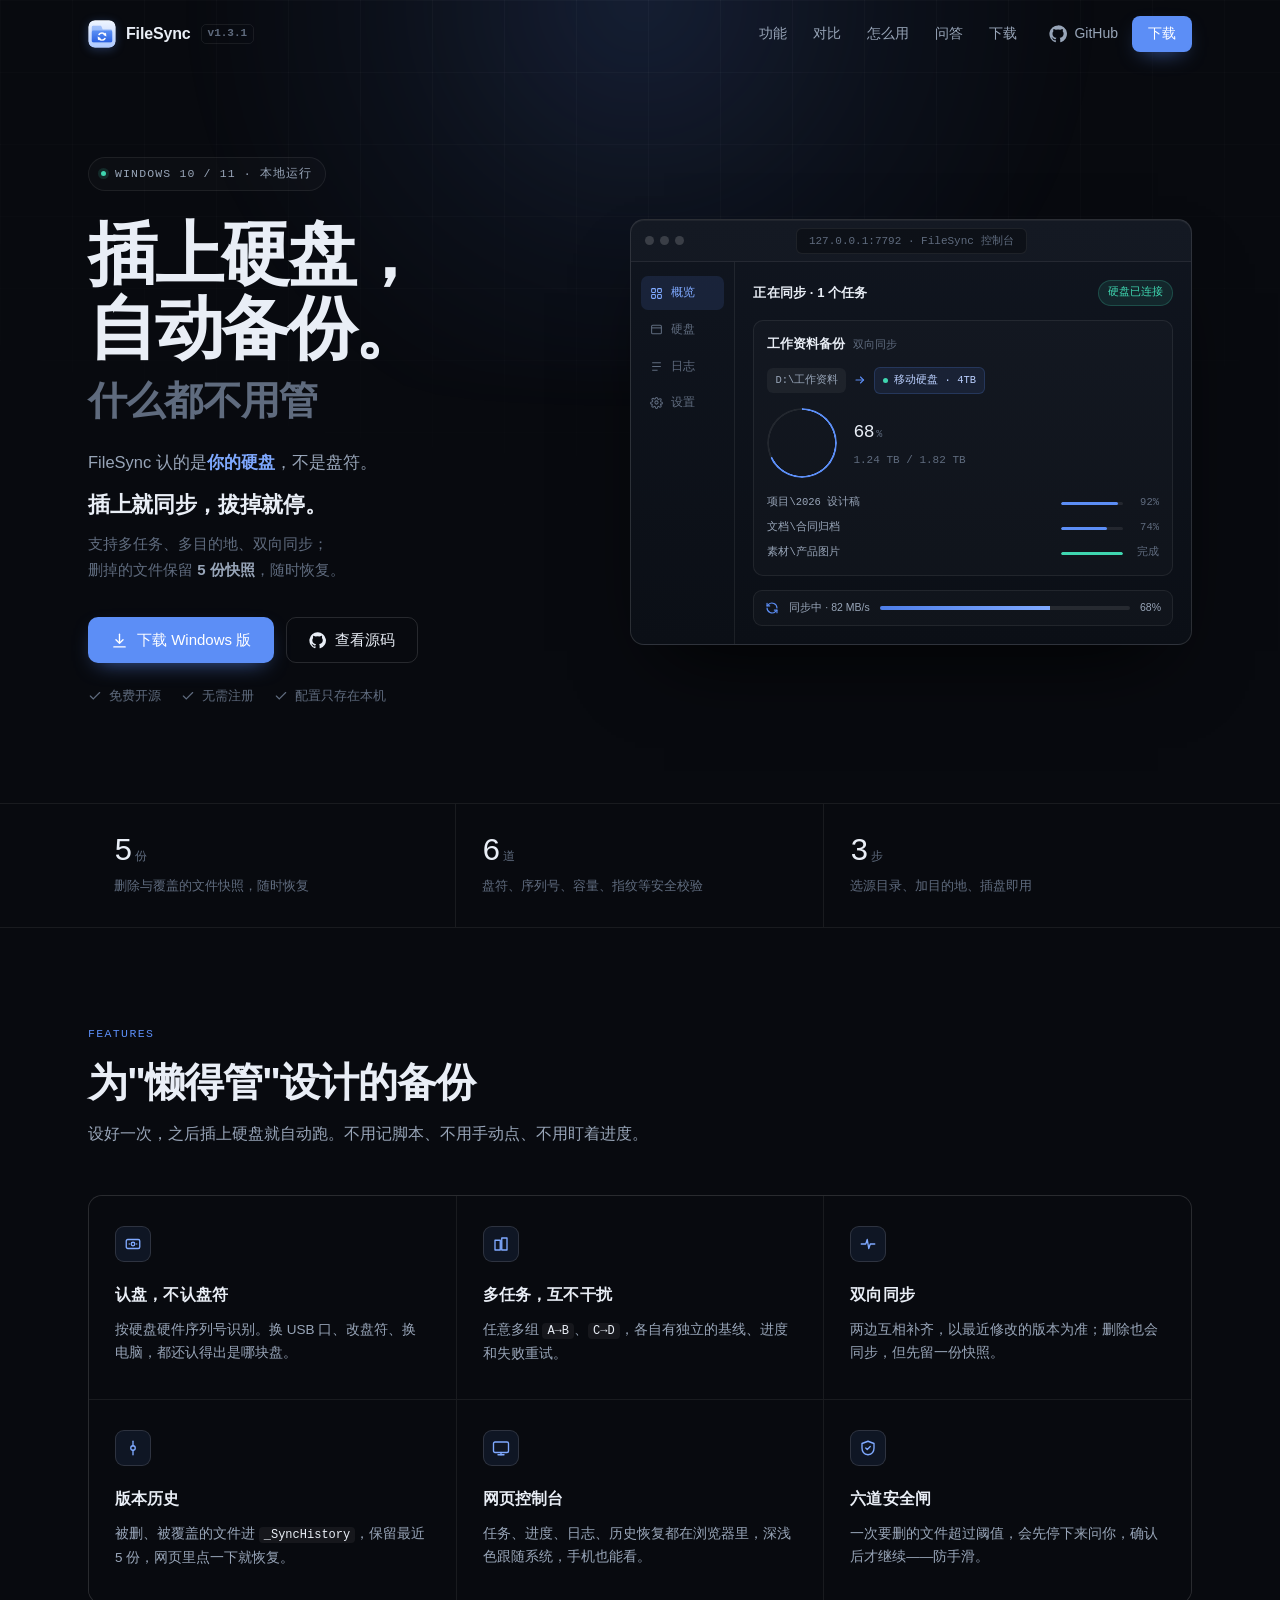
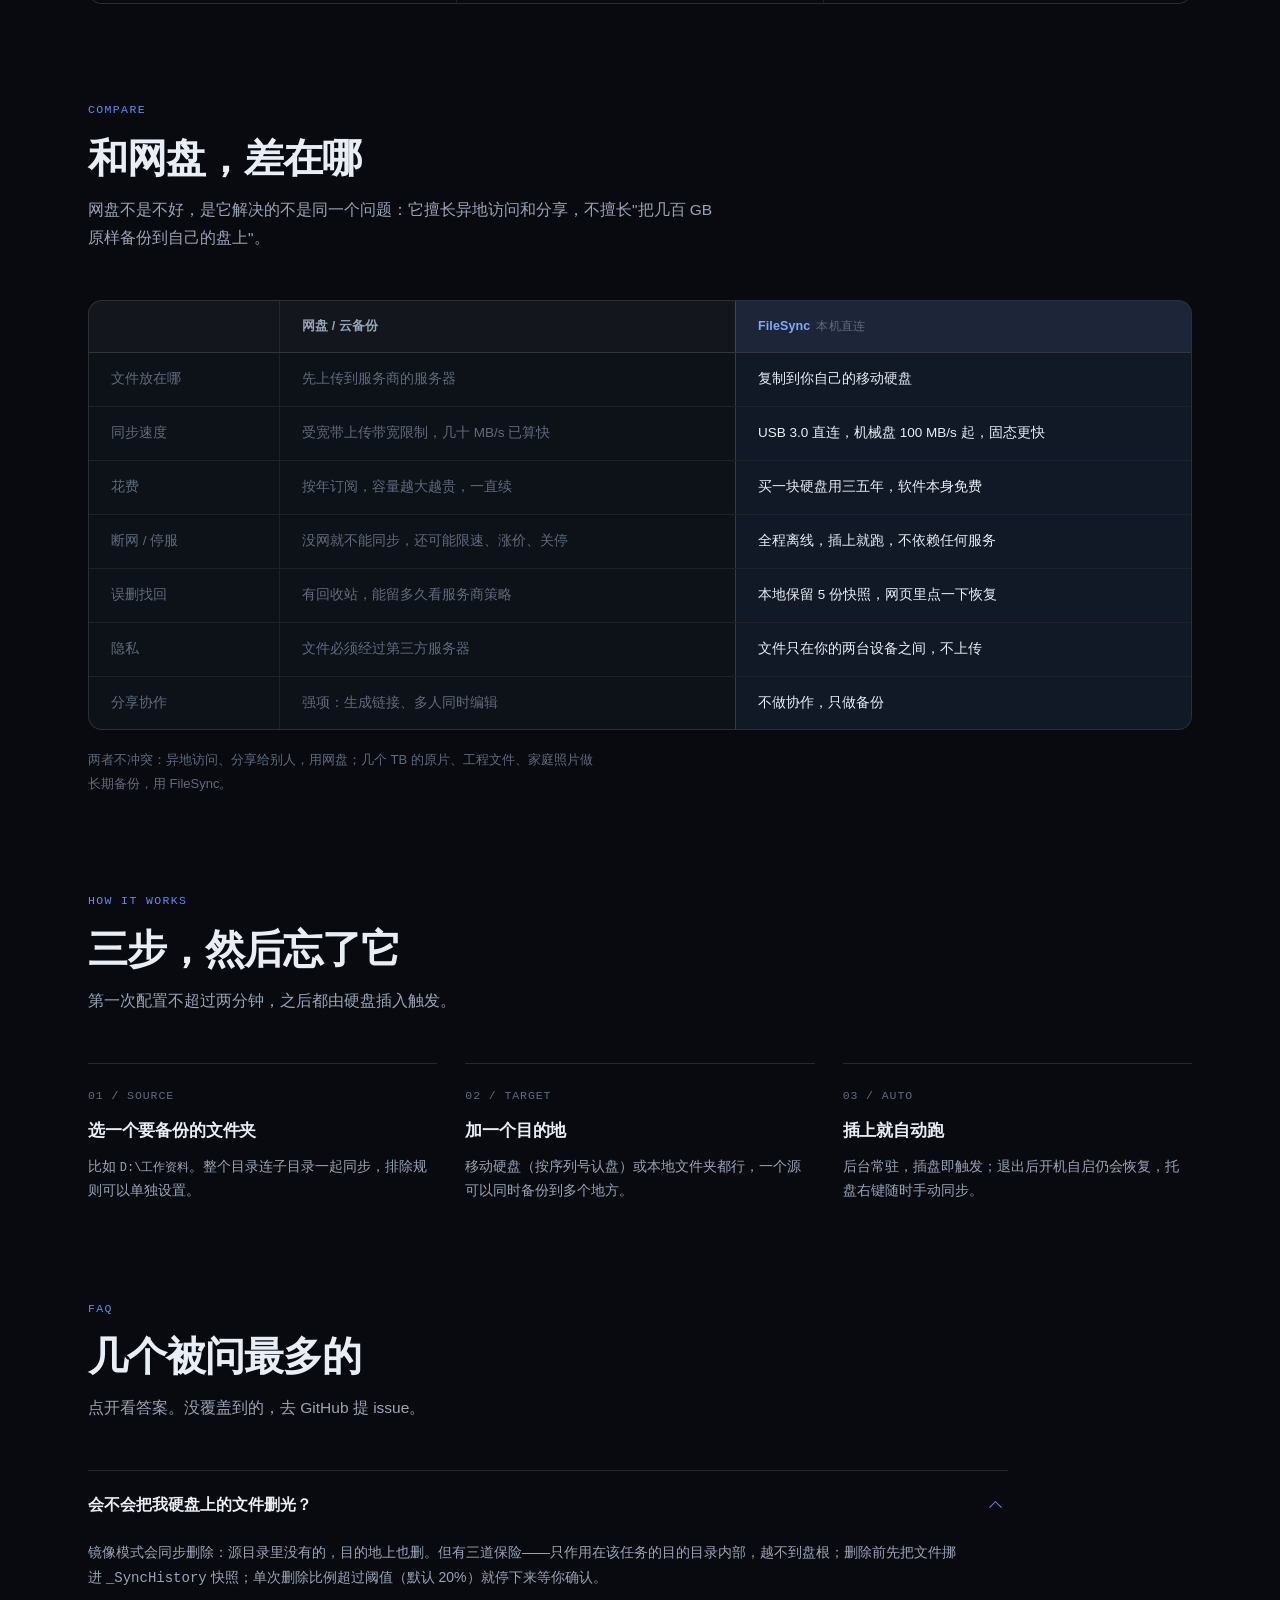
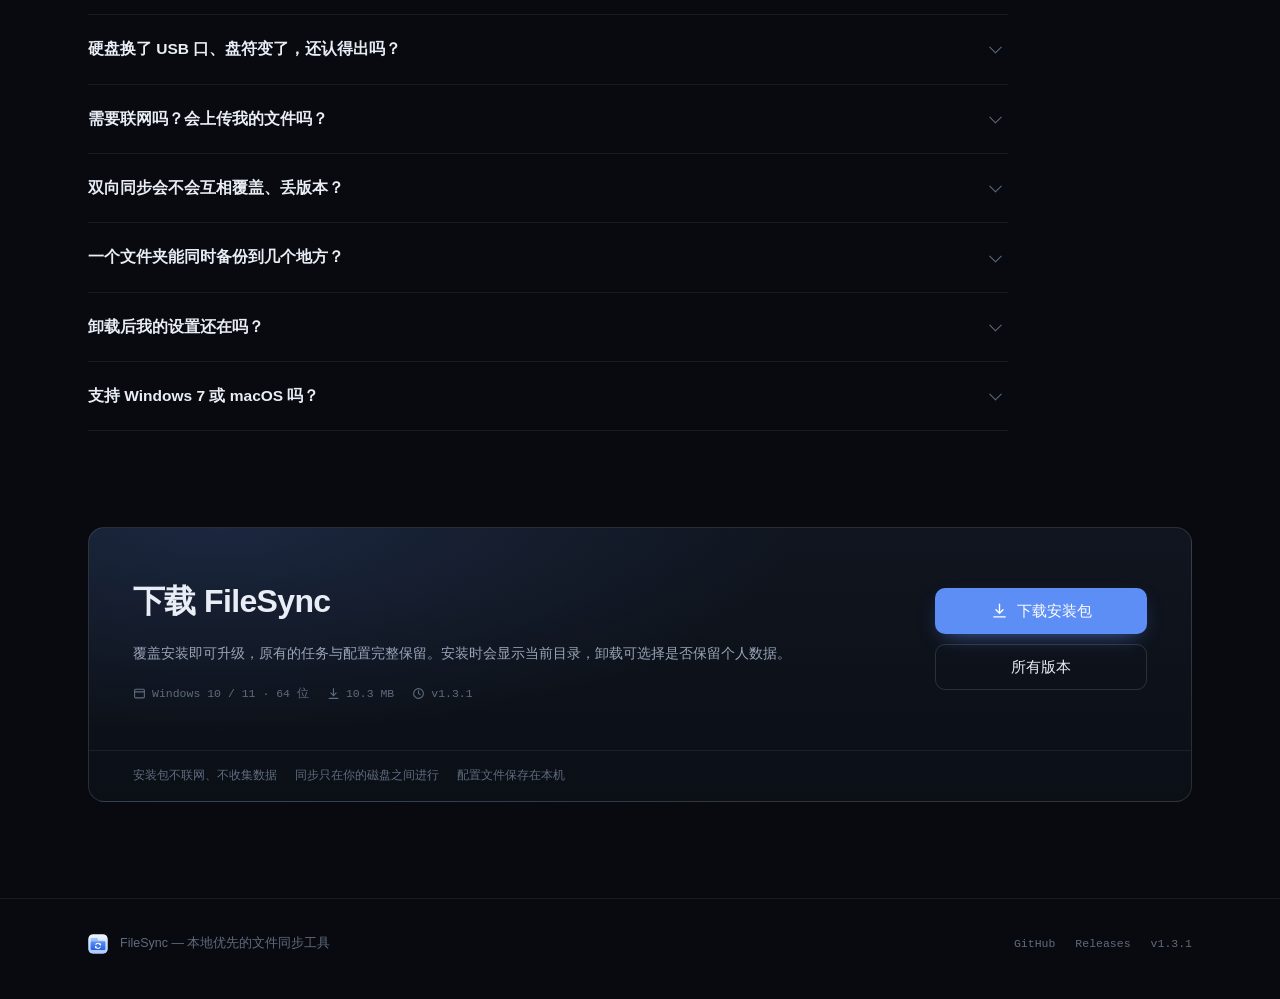
<file: docs/index.html>
<!DOCTYPE html>
<html lang="zh-CN">
<head>
<meta charset="UTF-8">
<meta name="viewport" content="width=device-width, initial-scale=1">
<title>FileSync — 插上硬盘，自动备份</title>
<meta name="description" content="FileSync 是 Windows 上的文件同步备份工具：插上指定硬盘就自动备份，支持多任务、多目的地、双向同步与 5 份版本历史。">
<link rel="icon" type="image/svg+xml" href="logo.svg">
<link rel="apple-touch-icon" href="logo.svg">
<style>
  :root{
    --bg:#080A0F;
    --surface:#0D1118;
    --surface-2:#111722;
    --surface-3:#161D2A;
    --line:rgba(255,255,255,.07);
    --line-2:rgba(255,255,255,.13);
    --t1:#E9EEF6;
    --t2:#98A5B8;
    --t3:#5F6B7E;
    --accent:#5C8EF6;
    --accent-hi:#7FA9FF;
    --ok:#3FD6B0;
    --mono:ui-monospace,SFMono-Regular,"SF Mono",Menlo,Consolas,"Liberation Mono",monospace;
    --sans:"HarmonyOS Sans SC","PingFang SC","Microsoft YaHei",-apple-system,BlinkMacSystemFont,"Segoe UI",sans-serif;
    --max:1160px;
  }
  *{box-sizing:border-box}
  html{-webkit-text-size-adjust:100%}
  body{
    margin:0;background:var(--bg);color:var(--t1);
    font-family:var(--sans);font-size:16px;line-height:1.7;
    -webkit-font-smoothing:antialiased;text-rendering:optimizeLegibility;
    overflow-x:hidden;
  }
  ::selection{background:rgba(92,142,246,.28)}
  a{color:inherit;text-decoration:none}
  button{font-family:inherit}
  img,svg{display:block}
  .wrap{width:100%;max-width:var(--max);margin:0 auto;padding:0 28px}

  /* ── 背景：细网格 + 一处极淡的氛围光 ── */
  .bg{position:fixed;inset:0;z-index:0;pointer-events:none}
  .bg::before{
    content:"";position:absolute;inset:0;
    background-image:linear-gradient(to right,rgba(255,255,255,.032) 1px,transparent 1px),
                     linear-gradient(to bottom,rgba(255,255,255,.032) 1px,transparent 1px);
    background-size:72px 72px;
    mask-image:radial-gradient(120% 80% at 50% 0%,#000 0%,transparent 78%);
    -webkit-mask-image:radial-gradient(120% 80% at 50% 0%,#000 0%,transparent 78%);
  }
  .bg::after{
    content:"";position:absolute;left:50%;top:-380px;width:1100px;height:760px;
    transform:translateX(-50%);
    background:radial-gradient(circle,rgba(92,142,246,.16) 0%,rgba(92,142,246,.05) 38%,transparent 68%);
    filter:blur(20px);
  }
  main,header,footer{position:relative;z-index:1}

  /* ── 顶部导航 ── */
  .nav{position:sticky;top:0;z-index:50;transition:background .25s,border-color .25s,backdrop-filter .25s;border-bottom:1px solid transparent}
  .nav.stuck{background:rgba(8,10,15,.78);backdrop-filter:blur(14px);border-bottom-color:var(--line)}
  .nav-in{display:flex;align-items:center;gap:32px;height:68px}
  .brand{display:flex;align-items:center;gap:10px;font-weight:600;letter-spacing:-.01em}
  .brand .mark{
    width:28px;height:28px;flex:none;border-radius:7px;display:block;
    box-shadow:0 2px 10px rgba(92,142,246,.28);
  }
  .brand .ver{
    font-family:var(--mono);font-size:11px;color:var(--t3);
    border:1px solid var(--line);border-radius:5px;padding:2px 6px;line-height:1.2;letter-spacing:0
  }
  .nav-links{display:flex;gap:26px;margin-left:auto;font-size:14px;color:var(--t2)}
  .nav-links a{transition:color .18s}
  .nav-links a:hover{color:var(--t1)}
  .nav-cta{display:flex;align-items:center;gap:14px}
  .nav-gh{color:var(--t2);display:flex;align-items:center;gap:7px;font-size:14px;transition:color .18s}
  .nav-gh:hover{color:var(--t1)}
  .nav-gh svg{width:18px;height:18px}

  /* ── 按钮 ── */
  .btn{
    display:inline-flex;align-items:center;justify-content:center;gap:9px;
    height:46px;padding:0 22px;border-radius:10px;border:1px solid transparent;
    font-size:15px;font-weight:500;cursor:pointer;white-space:nowrap;
    transition:background .18s,border-color .18s,transform .06s,color .18s;
  }
  .btn:active{transform:translateY(1px)}
  .btn svg{width:17px;height:17px}
  .btn-primary{background:var(--accent);color:#fff;box-shadow:0 8px 22px -10px rgba(92,142,246,.75)}
  .btn-primary:hover{background:var(--accent-hi)}
  .btn-ghost{background:transparent;border-color:var(--line-2);color:var(--t1)}
  .btn-ghost:hover{background:rgba(255,255,255,.045);border-color:rgba(255,255,255,.22)}
  .btn-sm{height:36px;padding:0 15px;font-size:13.5px;border-radius:8px}

  /* ── Hero ── */
  .hero{padding:88px 0 96px}
  .hero-grid{display:grid;grid-template-columns:minmax(0,.92fr) minmax(0,1.08fr);gap:64px;align-items:center}
  .eyebrow{
    display:inline-flex;align-items:center;gap:9px;
    font-family:var(--mono);font-size:11.5px;letter-spacing:.1em;color:var(--t2);
    border:1px solid var(--line);border-radius:999px;padding:6px 12px;background:rgba(255,255,255,.02)
  }
  .eyebrow .dot{width:5px;height:5px;border-radius:50%;background:var(--ok);box-shadow:0 0 0 3px rgba(63,214,176,.14)}
  h1{
    margin:26px 0 0;font-size:clamp(42px,5.4vw,72px);line-height:1.08;
    letter-spacing:-.035em;font-weight:700;
  }
  h1 .dim{display:block;margin-top:12px;font-size:.56em;line-height:1.2;color:var(--t3);letter-spacing:-.02em;font-weight:700}
  .lede{margin:24px 0 0;font-size:16.5px;line-height:1.72;color:var(--t2);max-width:46ch}
  .lede span{display:block}
  .lede b{color:var(--t1);font-weight:600}
  .lede .l1{color:var(--t2)}
  .lede .l1 b{color:var(--accent-hi)}
  .lede .l2{
    margin-top:12px;font-size:22px;line-height:1.45;letter-spacing:-.015em;
    color:var(--t1);font-weight:700;
  }
  .lede .l3{margin-top:10px;font-size:15px;line-height:1.72;color:var(--t3)}
  .lede .l3 + .l3{margin-top:1px}
  .lede .l3 b{color:var(--t2)}
  .hero-actions{display:flex;flex-wrap:wrap;gap:12px;margin-top:34px}
  .hero-meta{display:flex;flex-wrap:wrap;gap:8px 20px;margin-top:22px;font-size:13px;color:var(--t3)}
  .hero-meta span{display:inline-flex;align-items:center;gap:7px}
  .hero-meta svg{width:14px;height:14px;color:var(--t3)}

  /* ── 产品窗口 mockup ── */
  .win{
    border:1px solid var(--line-2);border-radius:14px;overflow:hidden;
    background:linear-gradient(180deg,#10151F 0%,#0B0F16 100%);
    box-shadow:0 40px 80px -34px rgba(0,0,0,.9),0 1px 0 rgba(255,255,255,.05) inset;
  }
  .win-bar{
    display:flex;align-items:center;gap:10px;height:42px;padding:0 14px;
    border-bottom:1px solid var(--line);background:rgba(255,255,255,.015)
  }
  .dots{display:flex;gap:6px}
  .dots i{width:9px;height:9px;border-radius:50%;background:rgba(255,255,255,.16)}
  .win-url{
    flex:1;display:flex;justify-content:center;
    font-family:var(--mono);font-size:11px;color:var(--t3);
  }
  .win-url span{border:1px solid var(--line);border-radius:6px;padding:3px 12px;background:rgba(0,0,0,.3)}
  .win-body{display:grid;grid-template-columns:104px minmax(0,1fr);min-height:352px}
  .side{border-right:1px solid var(--line);padding:14px 10px;display:flex;flex-direction:column;gap:3px}
  .side a{
    display:flex;align-items:center;gap:8px;padding:7px 9px;border-radius:7px;
    font-size:11.5px;color:var(--t3)
  }
  .side a svg{width:13px;height:13px}
  .side a.on{background:rgba(92,142,246,.13);color:var(--accent-hi)}
  .pane{padding:18px}
  .pane-head{display:flex;align-items:center;justify-content:space-between;margin-bottom:14px}
  .pane-head b{font-size:13px;font-weight:600;letter-spacing:.01em}
  .pill{
    font-size:10.5px;font-family:var(--mono);color:var(--ok);
    background:rgba(63,214,176,.1);border:1px solid rgba(63,214,176,.22);
    border-radius:999px;padding:3px 9px
  }
  .task-card{border:1px solid var(--line);border-radius:10px;background:rgba(255,255,255,.018);padding:13px}
  .task-top{display:flex;align-items:baseline;gap:8px}
  .task-top b{font-size:12.5px;font-weight:600}
  .task-top em{font-style:normal;font-size:10.5px;color:var(--t3);font-family:var(--mono)}
  .flow{display:flex;align-items:center;gap:8px;margin-top:11px;font-family:var(--mono);font-size:10.5px;color:var(--t2)}
  .path{background:rgba(255,255,255,.05);border-radius:6px;padding:4px 8px;white-space:nowrap;overflow:hidden;text-overflow:ellipsis}
  .flow svg{width:12px;height:12px;flex:none;color:var(--accent)}
  .dest{display:flex;align-items:center;gap:6px;background:rgba(92,142,246,.1);border:1px solid rgba(92,142,246,.2);border-radius:6px;padding:4px 8px;color:#BBD0FF}
  .dest i{width:5px;height:5px;border-radius:50%;background:var(--ok)}
  .ring-row{display:flex;align-items:center;gap:16px;margin-top:14px}
  .ring{
    width:70px;height:70px;border-radius:50%;flex:none;position:relative;
    background:conic-gradient(var(--accent) 0 68%,rgba(255,255,255,.075) 68% 100%);
    -webkit-mask:radial-gradient(circle,transparent 66%,#000 67%);
    mask:radial-gradient(circle,transparent 66%,#000 67%);
  }
  .ring-num{font-family:var(--mono);font-size:18px;font-weight:500;letter-spacing:-.02em}
  .ring-num small{font-size:10px;color:var(--t3);margin-left:2px}
  .ring-lbl{font-size:11px;color:var(--t3);margin-top:3px;font-family:var(--mono)}
  .bars{display:flex;flex-direction:column;gap:7px;margin-top:16px}
  .bar{display:flex;align-items:center;gap:10px;font-size:10.5px;color:var(--t3);font-family:var(--mono)}
  .bar .nm{flex:1;min-width:0;white-space:nowrap;overflow:hidden;text-overflow:ellipsis;color:var(--t2)}
  .bar .track{width:62px;height:3px;border-radius:2px;background:rgba(255,255,255,.08);overflow:hidden;flex:none}
  .bar .track i{display:block;height:100%;background:var(--accent);border-radius:2px}
  .bar .track i.done{background:var(--ok)}
  .bar .pc{width:26px;text-align:right;flex:none;font-variant-numeric:tabular-nums}

  .minibar{
    margin-top:14px;display:flex;align-items:center;gap:10px;
    border:1px solid var(--line);border-radius:9px;background:rgba(255,255,255,.025);
    padding:8px 11px
  }
  .minibar svg{width:14px;height:14px;color:var(--accent);flex:none}
  .minibar .mb-t{font-size:10.5px;color:var(--t2)}
  .minibar .mb-track{flex:1;height:4px;border-radius:2px;background:rgba(255,255,255,.09);overflow:hidden}
  .minibar .mb-track i{display:block;height:100%;width:68%;background:linear-gradient(90deg,#4E7EE8,#7FA9FF)}

  /* ── 指标条 ── */
  .stats{border-top:1px solid var(--line);border-bottom:1px solid var(--line)}
  .stats-in{display:grid;grid-template-columns:repeat(3,1fr)}
  .stat{padding:30px 26px;border-right:1px solid var(--line)}
  .stat:last-child{border-right:none}
  .stat .n{font-family:var(--mono);font-size:31px;letter-spacing:-.03em;line-height:1.15}
  .stat .n small{font-size:12px;color:var(--t3);margin-left:3px}
  .stat .d{font-size:13px;color:var(--t3);margin-top:5px}

  /* ── 通用段落头 ── */
  section.blk{padding:96px 0}
  .sec-head{max-width:640px;margin-bottom:48px}
  .sec-tag{font-family:var(--mono);font-size:11.5px;letter-spacing:.12em;color:var(--accent);text-transform:uppercase}
  .sec-head h2{margin:14px 0 0;font-size:clamp(28px,3.2vw,40px);line-height:1.2;letter-spacing:-.025em;font-weight:700}
  .sec-head p{margin:14px 0 0;color:var(--t2);font-size:15.5px;line-height:1.8}

  /* ── 功能网格 ── */
  .grid3{display:grid;grid-template-columns:repeat(3,1fr);gap:1px;background:var(--line);border:1px solid var(--line);border-radius:14px;overflow:hidden}
  .feat{background:var(--bg);padding:30px 26px 34px;transition:background .2s}
  .feat:hover{background:var(--surface)}
  .feat .ico{
    width:36px;height:36px;border-radius:9px;display:grid;place-items:center;
    border:1px solid var(--line-2);background:rgba(92,142,246,.09);color:var(--accent-hi)
  }
  .feat .ico svg{width:18px;height:18px}
  .feat h3{margin:20px 0 0;font-size:15.5px;font-weight:600;letter-spacing:.01em}
  .feat p{margin:9px 0 0;font-size:13.5px;line-height:1.75;color:var(--t2)}
  .feat code{
    font-family:var(--mono);font-size:12px;color:var(--t1);
    background:rgba(255,255,255,.055);border-radius:4px;padding:1px 5px
  }

  /* ── 三步 ── */
  .steps{display:grid;grid-template-columns:repeat(3,1fr);gap:28px}
  .step{position:relative;padding-top:22px;border-top:1px solid var(--line-2)}
  .step .idx{font-family:var(--mono);font-size:11.5px;color:var(--t3);letter-spacing:.08em}
  .step h3{margin:12px 0 0;font-size:17px;font-weight:600;letter-spacing:-.01em}
  .step p{margin:9px 0 0;font-size:13.5px;line-height:1.75;color:var(--t2)}

  /* ── 对比表 ── */
  .cmp{
    border:1px solid var(--line-2);border-radius:14px;overflow:hidden;
    background:var(--surface);
  }
  .cmp-head,.cmp-row{display:grid;grid-template-columns:190px 1fr 1fr}
  .cmp-head{background:rgba(255,255,255,.022);border-bottom:1px solid var(--line-2)}
  .cmp-row + .cmp-row{border-top:1px solid var(--line)}
  .cmp-head > div,.cmp-row > div{padding:15px 22px;font-size:13.5px;line-height:1.7}
  .cmp-head > div{font-size:12.5px;font-weight:600;letter-spacing:.01em}
  .cmp-head .c-dim{color:transparent}
  .c-dim{color:var(--t3);font-size:13px}
  .c-cloud{color:var(--t3);border-left:1px solid var(--line)}
  .c-fs{
    color:var(--t1);border-left:1px solid rgba(92,142,246,.3);
    background:rgba(92,142,246,.06);
  }
  .cmp-head .c-cloud{color:var(--t2)}
  .cmp-head .c-fs{color:var(--accent-hi);background:rgba(92,142,246,.13)}
  .cmp-head .c-fs span{color:var(--t3);font-weight:400;font-size:11.5px;margin-left:6px}
  .cmp-note{margin:18px 0 0;font-size:13px;line-height:1.8;color:var(--t3);max-width:70ch}

  /* ── 常见问题 ── */
  .faq{border-top:1px solid var(--line-2);max-width:920px}
  .faq details{border-bottom:1px solid var(--line)}
  .faq summary{
    list-style:none;cursor:pointer;position:relative;
    padding:21px 46px 21px 0;font-size:15.5px;font-weight:600;color:var(--t1);
    transition:color .2s;
  }
  .faq summary::-webkit-details-marker{display:none}
  .faq summary:hover{color:var(--accent-hi)}
  .faq summary::after{
    content:"";position:absolute;right:8px;top:50%;width:8px;height:8px;
    border-right:1.6px solid var(--t3);border-bottom:1.6px solid var(--t3);
    transform:translateY(-70%) rotate(45deg);transition:transform .26s ease,border-color .2s;
  }
  .faq details[open] summary::after{transform:translateY(-25%) rotate(-135deg);border-color:var(--accent)}
  .faq .a{padding:0 46px 22px 0;font-size:14px;line-height:1.85;color:var(--t2)}
  .faq .a p{margin:0}
  .faq .a p + p{margin-top:9px}

  /* ── 下载 ── */
  .dl{
    border:1px solid var(--line-2);border-radius:16px;overflow:hidden;
    background:
      radial-gradient(90% 130% at 12% 0%,rgba(92,142,246,.15) 0%,transparent 58%),
      linear-gradient(180deg,#10151F,#0B0F16);
  }
  .dl-in{display:grid;grid-template-columns:minmax(0,1fr) auto;gap:40px;align-items:center;padding:46px 44px}
  .dl h2{margin:0;font-size:clamp(24px,2.6vw,32px);letter-spacing:-.02em;font-weight:700}
  .dl p{margin:12px 0 0;color:var(--t2);font-size:14px;line-height:1.8}
  .dl .meta{display:flex;flex-wrap:wrap;gap:8px 18px;margin-top:18px;font-family:var(--mono);font-size:11.5px;color:var(--t3)}
  .dl .meta span{display:inline-flex;align-items:center;gap:6px}
  .dl .meta svg{width:13px;height:13px}
  .dl-actions{display:flex;flex-direction:column;gap:10px;min-width:212px}
  .dl-note{
    border-top:1px solid var(--line);padding:14px 44px 16px;
    font-size:12px;color:var(--t3);display:flex;flex-wrap:wrap;gap:6px 18px
  }

  /* ── 页脚 ── */
  footer{border-top:1px solid var(--line);padding:34px 0 46px;color:var(--t3);font-size:12.5px}
  .foot{display:flex;align-items:center;justify-content:space-between;gap:20px;flex-wrap:wrap}
  .foot-l{display:flex;align-items:center;gap:12px}
  .foot-l .mark{width:20px;height:20px;border-radius:5px}
  .foot a:hover{color:var(--t1)}
  .foot-r{display:flex;gap:20px;font-family:var(--mono);font-size:11.5px}

  /* ── 进入动效 ── */
  .rv{opacity:0;transform:translateY(14px);transition:opacity .7s cubic-bezier(.22,.61,.36,1),transform .7s cubic-bezier(.22,.61,.36,1)}
  .rv.in{opacity:1;transform:none}
  @media (prefers-reduced-motion:reduce){
    .rv{opacity:1;transform:none;transition:none}
    html{scroll-behavior:auto}
  }
  html{scroll-behavior:smooth}

  /* ── 响应式 ── */
  @media (max-width:1020px){
    .hero{padding:64px 0 72px}
    .hero-grid{grid-template-columns:1fr;gap:44px}
    .lede{max-width:56ch}
    .grid3{grid-template-columns:1fr 1fr}
    .steps{grid-template-columns:1fr;gap:22px}
    .cmp-head,.cmp-row{grid-template-columns:150px 1fr 1fr}
    .dl-in{grid-template-columns:1fr;gap:28px;padding:36px 30px}
    .dl-actions{flex-direction:row;min-width:0}
    .dl-actions .btn{flex:1}
    .dl-note{padding:14px 30px 16px}
  }
  @media (max-width:760px){
    .wrap{padding:0 20px}
    .nav-links{display:none}
    .nav-in{height:62px;gap:16px}
    .nav-cta{margin-left:auto}
    .stats-in{grid-template-columns:1fr}
    .stat{border-right:none;border-bottom:1px solid var(--line);padding:22px 20px}
    .stat:last-child{border-bottom:none}
    .grid3{grid-template-columns:1fr}
    section.blk{padding:64px 0}
    .sec-head{margin-bottom:32px}
    /* 对比表在窄屏改为逐条堆叠，标题栏隐藏、用前缀标注 */
    .cmp-head{display:none}
    .cmp-row{grid-template-columns:1fr}
    .cmp-row > div{padding:0 18px}
    .cmp-row .c-dim{padding-top:16px;padding-bottom:5px;font-size:12px;letter-spacing:.04em}
    .cmp-row .c-cloud{border-left:none;padding-top:2px;padding-bottom:2px}
    .cmp-row .c-fs{
      border-left:none;background:transparent;padding-top:3px;padding-bottom:16px;
    }
    .cmp-row .c-cloud::before{content:"网盘 · ";color:var(--t3)}
    .cmp-row .c-fs::before{content:"FileSync · ";color:var(--accent-hi)}
    .faq .a,.faq summary{padding-right:34px}
    .hero-meta{gap:6px 14px}
    .dl-actions{flex-direction:column}
    .win-body{grid-template-columns:1fr}
    .side{display:none}
    h1{letter-spacing:-.03em}
  }
</style>
</head>
<body>
<div class="bg" aria-hidden="true"></div>

<header class="nav" id="nav">
  <div class="wrap nav-in">
    <a class="brand" href="#top" aria-label="FileSync 首页">
      <img class="mark" src="logo.svg" alt="" width="28" height="28">
      <span>FileSync</span>
      <span class="ver">v1.3.1</span>
    </a>
    <nav class="nav-links">
      <a href="#features">功能</a>
      <a href="#compare">对比</a>
      <a href="#how">怎么用</a>
      <a href="#faq">问答</a>
      <a href="#download">下载</a>
    </nav>
    <div class="nav-cta">
      <a class="nav-gh" href="https://github.com/TRG-triangle11/FileSync" target="_blank" rel="noopener">
        <svg viewBox="0 0 24 24" fill="currentColor" aria-hidden="true"><path d="M12 .5a11.5 11.5 0 0 0-3.63 22.4c.57.1.78-.25.78-.55v-2.1c-3.2.7-3.88-1.36-3.88-1.36-.52-1.33-1.28-1.68-1.28-1.68-1.05-.72.08-.7.08-.7 1.16.08 1.77 1.19 1.77 1.19 1.03 1.77 2.7 1.26 3.36.96.1-.75.4-1.26.73-1.55-2.55-.29-5.24-1.28-5.24-5.7 0-1.26.45-2.29 1.19-3.1-.12-.29-.52-1.46.11-3.05 0 0 .97-.31 3.18 1.18a11 11 0 0 1 5.8 0c2.2-1.49 3.17-1.18 3.17-1.18.63 1.59.23 2.76.11 3.05.74.81 1.19 1.84 1.19 3.1 0 4.43-2.7 5.4-5.26 5.69.42.36.79 1.07.79 2.16v3.2c0 .3.21.66.79.55A11.5 11.5 0 0 0 12 .5Z"/></svg>
        <span>GitHub</span>
      </a>
      <a class="btn btn-primary btn-sm" href="#download">下载</a>
    </div>
  </div>
</header>

<main id="top">
  <!-- Hero -->
  <section class="hero">
    <div class="wrap hero-grid">
      <div class="rv">
        <span class="eyebrow"><span class="dot"></span>WINDOWS 10 / 11 · 本地运行</span>
        <h1>插上硬盘，<br>自动备份。<span class="dim">什么都不用管</span></h1>
        <p class="lede">
          <span class="l1">FileSync 认的是<b>你的硬盘</b>，不是盘符。</span>
          <span class="l2">插上就同步，拔掉就停。</span>
          <span class="l3">支持多任务、多目的地、双向同步；</span>
          <span class="l3">删掉的文件保留 <b>5 份快照</b>，随时恢复。</span>
        </p>
        <div class="hero-actions">
          <a class="btn btn-primary" href="#download">
            <svg viewBox="0 0 24 24" fill="none" stroke="currentColor" stroke-width="1.9" stroke-linecap="round" stroke-linejoin="round"><path d="M12 3v12"/><path d="m7 11 5 5 5-5"/><path d="M4 21h16"/></svg>
            下载 Windows 版
          </a>
          <a class="btn btn-ghost" href="https://github.com/TRG-triangle11/FileSync" target="_blank" rel="noopener">
            <svg viewBox="0 0 24 24" fill="currentColor" aria-hidden="true"><path d="M12 .5a11.5 11.5 0 0 0-3.63 22.4c.57.1.78-.25.78-.55v-2.1c-3.2.7-3.88-1.36-3.88-1.36-.52-1.33-1.28-1.68-1.28-1.68-1.05-.72.08-.7.08-.7 1.16.08 1.77 1.19 1.77 1.19 1.03 1.77 2.7 1.26 3.36.96.1-.75.4-1.26.73-1.55-2.55-.29-5.24-1.28-5.24-5.7 0-1.26.45-2.29 1.19-3.1-.12-.29-.52-1.46.11-3.05 0 0 .97-.31 3.18 1.18a11 11 0 0 1 5.8 0c2.2-1.49 3.17-1.18 3.17-1.18.63 1.59.23 2.76.11 3.05.74.81 1.19 1.84 1.19 3.1 0 4.43-2.7 5.4-5.26 5.69.42.36.79 1.07.79 2.16v3.2c0 .3.21.66.79.55A11.5 11.5 0 0 0 12 .5Z"/></svg>
            查看源码
          </a>
        </div>
        <div class="hero-meta">
          <span><svg viewBox="0 0 24 24" fill="none" stroke="currentColor" stroke-width="2" stroke-linecap="round"><path d="m4 12 5 5L20 6"/></svg>免费开源</span>
          <span><svg viewBox="0 0 24 24" fill="none" stroke="currentColor" stroke-width="2" stroke-linecap="round"><path d="m4 12 5 5L20 6"/></svg>无需注册</span>
          <span><svg viewBox="0 0 24 24" fill="none" stroke="currentColor" stroke-width="2" stroke-linecap="round"><path d="m4 12 5 5L20 6"/></svg>配置只存在本机</span>
        </div>
      </div>

      <!-- 产品界面 mockup -->
      <div class="rv" aria-hidden="true">
        <div class="win">
          <div class="win-bar">
            <div class="dots"><i></i><i></i><i></i></div>
            <div class="win-url"><span>127.0.0.1:7792 · FileSync 控制台</span></div>
            <div class="dots" style="opacity:0"><i></i><i></i><i></i></div>
          </div>
          <div class="win-body">
            <aside class="side">
              <a class="on"><svg viewBox="0 0 24 24" fill="none" stroke="currentColor" stroke-width="1.9"><rect x="3" y="3" width="7" height="7" rx="1.5"/><rect x="14" y="3" width="7" height="7" rx="1.5"/><rect x="3" y="14" width="7" height="7" rx="1.5"/><rect x="14" y="14" width="7" height="7" rx="1.5"/></svg>概览</a>
              <a><svg viewBox="0 0 24 24" fill="none" stroke="currentColor" stroke-width="1.9"><rect x="3" y="4" width="18" height="16" rx="2"/><path d="M3 9h18"/></svg>硬盘</a>
              <a><svg viewBox="0 0 24 24" fill="none" stroke="currentColor" stroke-width="1.9"><path d="M4 5h16M4 12h16M4 19h10"/></svg>日志</a>
              <a><svg viewBox="0 0 24 24" fill="none" stroke="currentColor" stroke-width="1.9"><circle cx="12" cy="12" r="3"/><path d="M19.4 15a1.7 1.7 0 0 0 .3 1.9l.1.1a2 2 0 1 1-2.8 2.8l-.1-.1a1.7 1.7 0 0 0-2.9 1.2 2 2 0 1 1-4 0 1.7 1.7 0 0 0-2.9-1.2l-.1.1a2 2 0 1 1-2.8-2.8l.1-.1A1.7 1.7 0 0 0 3 15a2 2 0 1 1 0-4 1.7 1.7 0 0 0 1.5-2.9l-.1-.1a2 2 0 1 1 2.8-2.8l.1.1A1.7 1.7 0 0 0 10 4.6a2 2 0 1 1 4 0 1.7 1.7 0 0 0 2.9 1.2l.1-.1a2 2 0 1 1 2.8 2.8l-.1.1A1.7 1.7 0 0 0 21 11a2 2 0 1 1 0 4Z"/></svg>设置</a>
            </aside>
            <div class="pane">
              <div class="pane-head">
                <b>正在同步 · 1 个任务</b>
                <span class="pill">硬盘已连接</span>
              </div>

              <div class="task-card">
                <div class="task-top">
                  <b>工作资料备份</b>
                  <em>双向同步</em>
                </div>
                <div class="flow">
                  <span class="path">D:\工作资料</span>
                  <svg viewBox="0 0 24 24" fill="none" stroke="currentColor" stroke-width="2.2" stroke-linecap="round"><path d="M4 12h15"/><path d="m13 6 6 6-6 6"/></svg>
                  <span class="dest"><i></i>移动硬盘 · 4TB</span>
                </div>
                <div class="ring-row">
                  <div class="ring"></div>
                  <div>
                    <div class="ring-num">68<small>%</small></div>
                    <div class="ring-lbl">1.24 TB / 1.82 TB</div>
                  </div>
                </div>
                <div class="bars">
                  <div class="bar"><span class="nm">项目\2026 设计稿</span><span class="track"><i style="width:92%"></i></span><span class="pc">92%</span></div>
                  <div class="bar"><span class="nm">文档\合同归档</span><span class="track"><i style="width:74%"></i></span><span class="pc">74%</span></div>
                  <div class="bar"><span class="nm">素材\产品图片</span><span class="track"><i class="done" style="width:100%"></i></span><span class="pc">完成</span></div>
                </div>
              </div>

              <div class="minibar">
                <svg viewBox="0 0 24 24" fill="none" stroke="currentColor" stroke-width="2" stroke-linecap="round" stroke-linejoin="round"><path d="M20.5 12a8.5 8.5 0 0 0-14.4-6.1L3.5 8.4"/><path d="M3.5 3.9v4.5h4.5"/><path d="M3.5 12a8.5 8.5 0 0 0 14.4 6.1l2.6-2.5"/><path d="M20.5 20.1v-4.5h-4.5"/></svg>
                <span class="mb-t">同步中 · 82 MB/s</span>
                <span class="mb-track"><i></i></span>
                <span class="mb-t">68%</span>
              </div>
            </div>
          </div>
        </div>
      </div>
    </div>
  </section>

  <!-- 指标 -->
  <section class="stats">
    <div class="wrap stats-in">
      <div class="stat"><div class="n">5<small>份</small></div><div class="d">删除与覆盖的文件快照，随时恢复</div></div>
      <div class="stat"><div class="n">6<small>道</small></div><div class="d">盘符、序列号、容量、指纹等安全校验</div></div>
      <div class="stat"><div class="n">3<small>步</small></div><div class="d">选源目录、加目的地、插盘即用</div></div>
    </div>
  </section>

  <!-- 功能 -->
  <section class="blk" id="features">
    <div class="wrap">
      <div class="sec-head rv">
        <div class="sec-tag">Features</div>
        <h2>为"懒得管"设计的备份</h2>
        <p>设好一次，之后插上硬盘就自动跑。不用记脚本、不用手动点、不用盯着进度。</p>
      </div>

      <div class="grid3 rv">
        <article class="feat">
          <div class="ico"><svg viewBox="0 0 24 24" fill="none" stroke="currentColor" stroke-width="1.8" stroke-linecap="round" stroke-linejoin="round"><rect x="3" y="6" width="18" height="12" rx="2"/><circle cx="12" cy="12" r="2.4"/><path d="M7 12h.01M17 12h.01"/></svg></div>
          <h3>认盘，不认盘符</h3>
          <p>按硬盘硬件序列号识别。换 USB 口、改盘符、换电脑，都还认得出是哪块盘。</p>
        </article>
        <article class="feat">
          <div class="ico"><svg viewBox="0 0 24 24" fill="none" stroke="currentColor" stroke-width="1.8" stroke-linecap="round" stroke-linejoin="round"><path d="M4 7h7v13H4zM13 4h7v16h-7z"/></svg></div>
          <h3>多任务，互不干扰</h3>
          <p>任意多组 <code>A→B</code>、<code>C→D</code>，各自有独立的基线、进度和失败重试。</p>
        </article>
        <article class="feat">
          <div class="ico"><svg viewBox="0 0 24 24" fill="none" stroke="currentColor" stroke-width="1.8" stroke-linecap="round" stroke-linejoin="round"><path d="M3 12h6l2-6 2 12 2-6h6"/></svg></div>
          <h3>双向同步</h3>
          <p>两边互相补齐，以最近修改的版本为准；删除也会同步，但先留一份快照。</p>
        </article>
        <article class="feat">
          <div class="ico"><svg viewBox="0 0 24 24" fill="none" stroke="currentColor" stroke-width="1.8" stroke-linecap="round" stroke-linejoin="round"><path d="M12 3v6"/><path d="M12 15v6"/><circle cx="12" cy="12" r="3"/></svg></div>
          <h3>版本历史</h3>
          <p>被删、被覆盖的文件进 <code>_SyncHistory</code>，保留最近 5 份，网页里点一下就恢复。</p>
        </article>
        <article class="feat">
          <div class="ico"><svg viewBox="0 0 24 24" fill="none" stroke="currentColor" stroke-width="1.8" stroke-linecap="round" stroke-linejoin="round"><rect x="2" y="4" width="20" height="14" rx="2"/><path d="M8 21h8"/><path d="M12 18v3"/></svg></div>
          <h3>网页控制台</h3>
          <p>任务、进度、日志、历史恢复都在浏览器里，深浅色跟随系统，手机也能看。</p>
        </article>
        <article class="feat">
          <div class="ico"><svg viewBox="0 0 24 24" fill="none" stroke="currentColor" stroke-width="1.8" stroke-linecap="round" stroke-linejoin="round"><path d="M12 3 4 6v6c0 5 3.4 8.4 8 9 4.6-.6 8-4 8-9V6l-8-3Z"/><path d="m9 12 2 2 4-4"/></svg></div>
          <h3>六道安全闸</h3>
          <p>一次要删的文件超过阈值，会先停下来问你，确认后才继续——防手滑。</p>
        </article>
      </div>
    </div>
  </section>

  <!-- 对比 -->
  <section class="blk" id="compare" style="padding-top:0">
    <div class="wrap">
      <div class="sec-head rv">
        <div class="sec-tag">Compare</div>
        <h2>和网盘，差在哪</h2>
        <p>网盘不是不好，是它解决的不是同一个问题：它擅长异地访问和分享，不擅长"把几百 GB 原样备份到自己的盘上"。</p>
      </div>

      <div class="cmp rv">
        <div class="cmp-head">
          <div class="c-dim">对比项</div>
          <div class="c-cloud">网盘 / 云备份</div>
          <div class="c-fs">FileSync<span>本机直连</span></div>
        </div>
        <div class="cmp-row">
          <div class="c-dim">文件放在哪</div>
          <div class="c-cloud">先上传到服务商的服务器</div>
          <div class="c-fs">复制到你自己的移动硬盘</div>
        </div>
        <div class="cmp-row">
          <div class="c-dim">同步速度</div>
          <div class="c-cloud">受宽带上传带宽限制，几十 MB/s 已算快</div>
          <div class="c-fs">USB 3.0 直连，机械盘 100 MB/s 起，固态更快</div>
        </div>
        <div class="cmp-row">
          <div class="c-dim">花费</div>
          <div class="c-cloud">按年订阅，容量越大越贵，一直续</div>
          <div class="c-fs">买一块硬盘用三五年，软件本身免费</div>
        </div>
        <div class="cmp-row">
          <div class="c-dim">断网 / 停服</div>
          <div class="c-cloud">没网就不能同步，还可能限速、涨价、关停</div>
          <div class="c-fs">全程离线，插上就跑，不依赖任何服务</div>
        </div>
        <div class="cmp-row">
          <div class="c-dim">误删找回</div>
          <div class="c-cloud">有回收站，能留多久看服务商策略</div>
          <div class="c-fs">本地保留 5 份快照，网页里点一下恢复</div>
        </div>
        <div class="cmp-row">
          <div class="c-dim">隐私</div>
          <div class="c-cloud">文件必须经过第三方服务器</div>
          <div class="c-fs">文件只在你的两台设备之间，不上传</div>
        </div>
        <div class="cmp-row">
          <div class="c-dim">分享协作</div>
          <div class="c-cloud">强项：生成链接、多人同时编辑</div>
          <div class="c-fs">不做协作，只做备份</div>
        </div>
      </div>
      <p class="cmp-note rv">两者不冲突：异地访问、分享给别人，用网盘；几个 TB 的原片、工程文件、家庭照片做长期备份，用 FileSync。</p>
    </div>
  </section>

  <!-- 怎么用 -->
  <section class="blk" id="how" style="padding-top:0">
    <div class="wrap">
      <div class="sec-head rv">
        <div class="sec-tag">How it works</div>
        <h2>三步，然后忘了它</h2>
        <p>第一次配置不超过两分钟，之后都由硬盘插入触发。</p>
      </div>
      <div class="steps rv">
        <div class="step">
          <div class="idx">01 / SOURCE</div>
          <h3>选一个要备份的文件夹</h3>
          <p>比如 <code style="font-family:var(--mono);font-size:12px">D:\工作资料</code>。整个目录连子目录一起同步，排除规则可以单独设置。</p>
        </div>
        <div class="step">
          <div class="idx">02 / TARGET</div>
          <h3>加一个目的地</h3>
          <p>移动硬盘（按序列号认盘）或本地文件夹都行，一个源可以同时备份到多个地方。</p>
        </div>
        <div class="step">
          <div class="idx">03 / AUTO</div>
          <h3>插上就自动跑</h3>
          <p>后台常驻，插盘即触发；退出后开机自启仍会恢复，托盘右键随时手动同步。</p>
        </div>
      </div>
    </div>
  </section>

  <!-- 常见问题 -->
  <section class="blk" id="faq" style="padding-top:0">
    <div class="wrap">
      <div class="sec-head rv">
        <div class="sec-tag">FAQ</div>
        <h2>几个被问最多的</h2>
        <p>点开看答案。没覆盖到的，去 GitHub 提 issue。</p>
      </div>

      <div class="faq rv">
        <details open>
          <summary>会不会把我硬盘上的文件删光？</summary>
          <div class="a">
            <p>镜像模式会同步删除：源目录里没有的，目的地上也删。但有三道保险——只作用在该任务的目的目录内部，越不到盘根；删除前先把文件挪进 <code>_SyncHistory</code> 快照；单次删除比例超过阈值（默认 20%）就停下来等你确认。</p>
          </div>
        </details>
        <details>
          <summary>硬盘换了 USB 口、盘符变了，还认得出吗？</summary>
          <div class="a">
            <p>认得出。绑定的是磁盘硬件序列号，不是盘符，所以换口、换盘符、甚至插到另一台电脑都照样识别。</p>
            <p>少数硬盘盒不对外暴露硬件序列号，会退一步用卷序列号——这种情况下格式化后需要重新绑定一次。</p>
          </div>
        </details>
        <details>
          <summary>需要联网吗？会上传我的文件吗？</summary>
          <div class="a">
            <p>不需要，也不上传。程序只在本机运行，网页控制台是 <code>127.0.0.1</code> 的本地页面，配置、日志、快照全部存在你的硬盘里。</p>
          </div>
        </details>
        <details>
          <summary>双向同步会不会互相覆盖、丢版本？</summary>
          <div class="a">
            <p>不会用旧文件盖新文件：两边有差异时以「最近修改的那份」为准，被覆盖的那一版进快照。同步到一半拔盘也只是标记中断，下次插入重新比对，不会把半截文件当成正常状态。</p>
          </div>
        </details>
        <details>
          <summary>一个文件夹能同时备份到几个地方？</summary>
          <div class="a">
            <p>不限。可以同时挂多块硬盘（各按序列号认各自的盘）和多个本地文件夹，每个目的地独立记录进度与失败重试；也可以配成 A→B、C→D 互不相干的多套任务。</p>
          </div>
        </details>
        <details>
          <summary>卸载后我的设置还在吗？</summary>
          <div class="a">
            <p>卸载时会问一次：勾选「保留用户数据」，同步任务、硬盘绑定、版本快照都留在原处，重装后接着用；不勾选就连同个人数据一起清理干净。</p>
          </div>
        </details>
        <details>
          <summary>支持 Windows 7 或 macOS 吗？</summary>
          <div class="a">
            <p>只支持 Windows 10 / 11 64 位。程序用的是系统自带的 PowerShell 5.1 与 robocopy，不需要额外安装运行时。</p>
          </div>
        </details>
      </div>
    </div>
  </section>

  <!-- 下载 -->
  <section class="blk" id="download" style="padding-top:0">
    <div class="wrap">
      <div class="dl rv">
        <div class="dl-in">
          <div>
            <h2>下载 FileSync</h2>
            <p>覆盖安装即可升级，原有的任务与配置完整保留。安装时会显示当前目录，卸载可选择是否保留个人数据。</p>
            <div class="meta">
              <span><svg viewBox="0 0 24 24" fill="none" stroke="currentColor" stroke-width="2" stroke-linecap="round"><rect x="3" y="4" width="18" height="16" rx="2"/><path d="M3 9h18"/></svg>Windows 10 / 11 · 64 位</span>
              <span><svg viewBox="0 0 24 24" fill="none" stroke="currentColor" stroke-width="2" stroke-linecap="round"><path d="M12 3v12"/><path d="m7 11 5 5 5-5"/><path d="M4 21h16"/></svg>10.3 MB</span>
              <span><svg viewBox="0 0 24 24" fill="none" stroke="currentColor" stroke-width="2" stroke-linecap="round"><circle cx="12" cy="12" r="9"/><path d="M12 7v5l3 2"/></svg>v1.3.1</span>
            </div>
          </div>
          <div class="dl-actions">
            <a class="btn btn-primary" href="https://github.com/TRG-triangle11/FileSync/releases/download/v1.3.1/FileSync-Setup-64bit-v1.3.1.exe">
              <svg viewBox="0 0 24 24" fill="none" stroke="currentColor" stroke-width="1.9" stroke-linecap="round" stroke-linejoin="round"><path d="M12 3v12"/><path d="m7 11 5 5 5-5"/><path d="M4 21h16"/></svg>
              下载安装包
            </a>
            <a class="btn btn-ghost" href="https://github.com/TRG-triangle11/FileSync/releases" target="_blank" rel="noopener">所有版本</a>
          </div>
        </div>
        <div class="dl-note">
          <span>安装包不联网、不收集数据</span>
          <span>同步只在你的磁盘之间进行</span>
          <span>配置文件保存在本机</span>
        </div>
      </div>
    </div>
  </section>
</main>

<footer>
  <div class="wrap foot">
    <div class="foot-l">
      <img class="mark" src="logo.svg" alt="" width="20" height="20">
      <span>FileSync — 本地优先的文件同步工具</span>
    </div>
    <div class="foot-r">
      <a href="https://github.com/TRG-triangle11/FileSync" target="_blank" rel="noopener">GitHub</a>
      <a href="https://github.com/TRG-triangle11/FileSync/releases" target="_blank" rel="noopener">Releases</a>
      <span>v1.3.1</span>
    </div>
  </div>
</footer>

<script>
  // 导航滚动后加背景
  const nav = document.getElementById('nav');
  const onScroll = () => nav.classList.toggle('stuck', window.scrollY > 8);
  onScroll();
  window.addEventListener('scroll', onScroll, { passive: true });

  // 进入视口淡入
  const items = document.querySelectorAll('.rv');
  if ('IntersectionObserver' in window) {
    const io = new IntersectionObserver((entries) => {
      entries.forEach(e => {
        if (e.isIntersecting) { e.target.classList.add('in'); io.unobserve(e.target); }
      });
    }, { rootMargin: '0px 0px -12% 0px', threshold: 0.08 });
    items.forEach(el => io.observe(el));
  } else {
    items.forEach(el => el.classList.add('in'));
  }
</script>
</body>
</html>
</file>
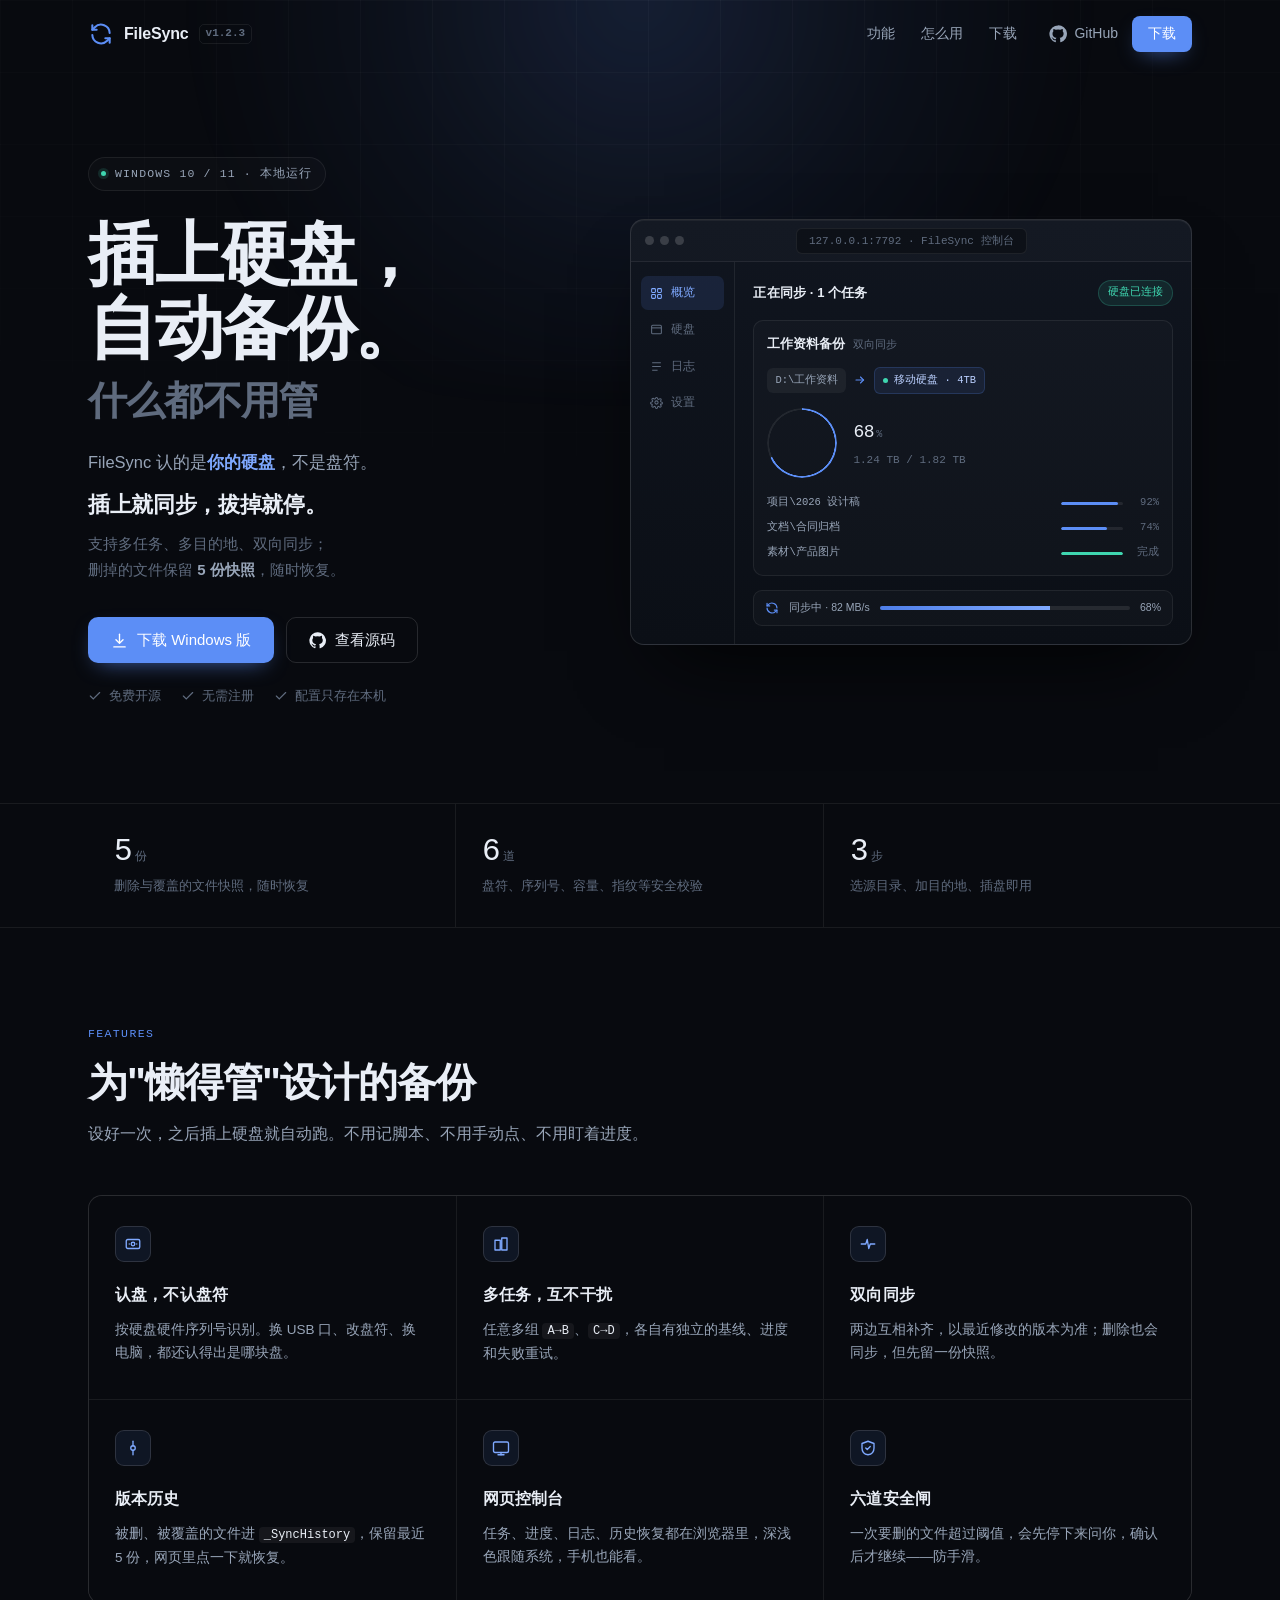
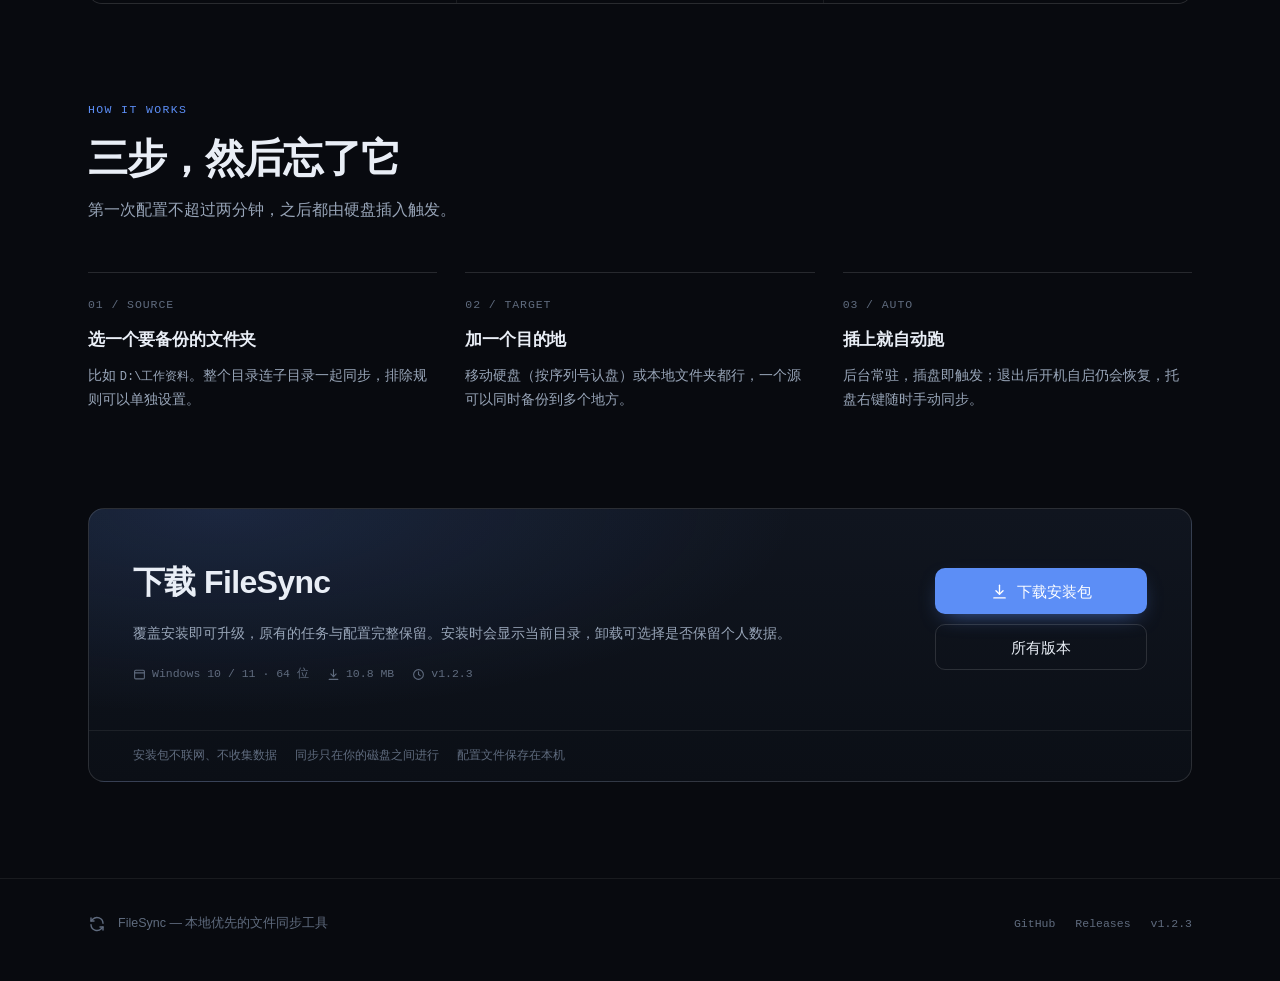
<file: site/index.html>
<!DOCTYPE html>
<html lang="zh-CN">
<head>
<meta charset="UTF-8">
<meta name="viewport" content="width=device-width, initial-scale=1">
<title>FileSync — 插上硬盘，自动备份</title>
<meta name="description" content="FileSync 是 Windows 上的文件同步备份工具：插上指定硬盘就自动备份，支持多任务、多目的地、双向同步与 5 份版本历史。">
<style>
  :root{
    --bg:#080A0F;
    --surface:#0D1118;
    --surface-2:#111722;
    --surface-3:#161D2A;
    --line:rgba(255,255,255,.07);
    --line-2:rgba(255,255,255,.13);
    --t1:#E9EEF6;
    --t2:#98A5B8;
    --t3:#5F6B7E;
    --accent:#5C8EF6;
    --accent-hi:#7FA9FF;
    --ok:#3FD6B0;
    --mono:ui-monospace,SFMono-Regular,"SF Mono",Menlo,Consolas,"Liberation Mono",monospace;
    --sans:"HarmonyOS Sans SC","PingFang SC","Microsoft YaHei",-apple-system,BlinkMacSystemFont,"Segoe UI",sans-serif;
    --max:1160px;
  }
  *{box-sizing:border-box}
  html{-webkit-text-size-adjust:100%}
  body{
    margin:0;background:var(--bg);color:var(--t1);
    font-family:var(--sans);font-size:16px;line-height:1.7;
    -webkit-font-smoothing:antialiased;text-rendering:optimizeLegibility;
    overflow-x:hidden;
  }
  ::selection{background:rgba(92,142,246,.28)}
  a{color:inherit;text-decoration:none}
  button{font-family:inherit}
  img,svg{display:block}
  .wrap{width:100%;max-width:var(--max);margin:0 auto;padding:0 28px}

  /* ── 背景：细网格 + 一处极淡的氛围光 ── */
  .bg{position:fixed;inset:0;z-index:0;pointer-events:none}
  .bg::before{
    content:"";position:absolute;inset:0;
    background-image:linear-gradient(to right,rgba(255,255,255,.032) 1px,transparent 1px),
                     linear-gradient(to bottom,rgba(255,255,255,.032) 1px,transparent 1px);
    background-size:72px 72px;
    mask-image:radial-gradient(120% 80% at 50% 0%,#000 0%,transparent 78%);
    -webkit-mask-image:radial-gradient(120% 80% at 50% 0%,#000 0%,transparent 78%);
  }
  .bg::after{
    content:"";position:absolute;left:50%;top:-380px;width:1100px;height:760px;
    transform:translateX(-50%);
    background:radial-gradient(circle,rgba(92,142,246,.16) 0%,rgba(92,142,246,.05) 38%,transparent 68%);
    filter:blur(20px);
  }
  main,header,footer{position:relative;z-index:1}

  /* ── 顶部导航 ── */
  .nav{position:sticky;top:0;z-index:50;transition:background .25s,border-color .25s,backdrop-filter .25s;border-bottom:1px solid transparent}
  .nav.stuck{background:rgba(8,10,15,.78);backdrop-filter:blur(14px);border-bottom-color:var(--line)}
  .nav-in{display:flex;align-items:center;gap:32px;height:68px}
  .brand{display:flex;align-items:center;gap:10px;font-weight:600;letter-spacing:-.01em}
  .brand svg{width:26px;height:26px;color:var(--accent)}
  .brand .ver{
    font-family:var(--mono);font-size:11px;color:var(--t3);
    border:1px solid var(--line);border-radius:5px;padding:2px 6px;line-height:1.2;letter-spacing:0
  }
  .nav-links{display:flex;gap:26px;margin-left:auto;font-size:14px;color:var(--t2)}
  .nav-links a{transition:color .18s}
  .nav-links a:hover{color:var(--t1)}
  .nav-cta{display:flex;align-items:center;gap:14px}
  .nav-gh{color:var(--t2);display:flex;align-items:center;gap:7px;font-size:14px;transition:color .18s}
  .nav-gh:hover{color:var(--t1)}
  .nav-gh svg{width:18px;height:18px}

  /* ── 按钮 ── */
  .btn{
    display:inline-flex;align-items:center;justify-content:center;gap:9px;
    height:46px;padding:0 22px;border-radius:10px;border:1px solid transparent;
    font-size:15px;font-weight:500;cursor:pointer;white-space:nowrap;
    transition:background .18s,border-color .18s,transform .06s,color .18s;
  }
  .btn:active{transform:translateY(1px)}
  .btn svg{width:17px;height:17px}
  .btn-primary{background:var(--accent);color:#fff;box-shadow:0 8px 22px -10px rgba(92,142,246,.75)}
  .btn-primary:hover{background:var(--accent-hi)}
  .btn-ghost{background:transparent;border-color:var(--line-2);color:var(--t1)}
  .btn-ghost:hover{background:rgba(255,255,255,.045);border-color:rgba(255,255,255,.22)}
  .btn-sm{height:36px;padding:0 15px;font-size:13.5px;border-radius:8px}

  /* ── Hero ── */
  .hero{padding:88px 0 96px}
  .hero-grid{display:grid;grid-template-columns:minmax(0,.92fr) minmax(0,1.08fr);gap:64px;align-items:center}
  .eyebrow{
    display:inline-flex;align-items:center;gap:9px;
    font-family:var(--mono);font-size:11.5px;letter-spacing:.1em;color:var(--t2);
    border:1px solid var(--line);border-radius:999px;padding:6px 12px;background:rgba(255,255,255,.02)
  }
  .eyebrow .dot{width:5px;height:5px;border-radius:50%;background:var(--ok);box-shadow:0 0 0 3px rgba(63,214,176,.14)}
  h1{
    margin:26px 0 0;font-size:clamp(42px,5.4vw,72px);line-height:1.08;
    letter-spacing:-.035em;font-weight:700;
  }
  h1 .dim{display:block;margin-top:12px;font-size:.56em;line-height:1.2;color:var(--t3);letter-spacing:-.02em;font-weight:700}
  .lede{margin:24px 0 0;font-size:16.5px;line-height:1.72;color:var(--t2);max-width:46ch}
  .lede span{display:block}
  .lede b{color:var(--t1);font-weight:600}
  .lede .l1{color:var(--t2)}
  .lede .l1 b{color:var(--accent-hi)}
  .lede .l2{
    margin-top:12px;font-size:22px;line-height:1.45;letter-spacing:-.015em;
    color:var(--t1);font-weight:700;
  }
  .lede .l3{margin-top:10px;font-size:15px;line-height:1.72;color:var(--t3)}
  .lede .l3 + .l3{margin-top:1px}
  .lede .l3 b{color:var(--t2)}
  .hero-actions{display:flex;flex-wrap:wrap;gap:12px;margin-top:34px}
  .hero-meta{display:flex;flex-wrap:wrap;gap:8px 20px;margin-top:22px;font-size:13px;color:var(--t3)}
  .hero-meta span{display:inline-flex;align-items:center;gap:7px}
  .hero-meta svg{width:14px;height:14px;color:var(--t3)}

  /* ── 产品窗口 mockup ── */
  .win{
    border:1px solid var(--line-2);border-radius:14px;overflow:hidden;
    background:linear-gradient(180deg,#10151F 0%,#0B0F16 100%);
    box-shadow:0 40px 80px -34px rgba(0,0,0,.9),0 1px 0 rgba(255,255,255,.05) inset;
  }
  .win-bar{
    display:flex;align-items:center;gap:10px;height:42px;padding:0 14px;
    border-bottom:1px solid var(--line);background:rgba(255,255,255,.015)
  }
  .dots{display:flex;gap:6px}
  .dots i{width:9px;height:9px;border-radius:50%;background:rgba(255,255,255,.16)}
  .win-url{
    flex:1;display:flex;justify-content:center;
    font-family:var(--mono);font-size:11px;color:var(--t3);
  }
  .win-url span{border:1px solid var(--line);border-radius:6px;padding:3px 12px;background:rgba(0,0,0,.3)}
  .win-body{display:grid;grid-template-columns:104px minmax(0,1fr);min-height:352px}
  .side{border-right:1px solid var(--line);padding:14px 10px;display:flex;flex-direction:column;gap:3px}
  .side a{
    display:flex;align-items:center;gap:8px;padding:7px 9px;border-radius:7px;
    font-size:11.5px;color:var(--t3)
  }
  .side a svg{width:13px;height:13px}
  .side a.on{background:rgba(92,142,246,.13);color:var(--accent-hi)}
  .pane{padding:18px}
  .pane-head{display:flex;align-items:center;justify-content:space-between;margin-bottom:14px}
  .pane-head b{font-size:13px;font-weight:600;letter-spacing:.01em}
  .pill{
    font-size:10.5px;font-family:var(--mono);color:var(--ok);
    background:rgba(63,214,176,.1);border:1px solid rgba(63,214,176,.22);
    border-radius:999px;padding:3px 9px
  }
  .task-card{border:1px solid var(--line);border-radius:10px;background:rgba(255,255,255,.018);padding:13px}
  .task-top{display:flex;align-items:baseline;gap:8px}
  .task-top b{font-size:12.5px;font-weight:600}
  .task-top em{font-style:normal;font-size:10.5px;color:var(--t3);font-family:var(--mono)}
  .flow{display:flex;align-items:center;gap:8px;margin-top:11px;font-family:var(--mono);font-size:10.5px;color:var(--t2)}
  .path{background:rgba(255,255,255,.05);border-radius:6px;padding:4px 8px;white-space:nowrap;overflow:hidden;text-overflow:ellipsis}
  .flow svg{width:12px;height:12px;flex:none;color:var(--accent)}
  .dest{display:flex;align-items:center;gap:6px;background:rgba(92,142,246,.1);border:1px solid rgba(92,142,246,.2);border-radius:6px;padding:4px 8px;color:#BBD0FF}
  .dest i{width:5px;height:5px;border-radius:50%;background:var(--ok)}
  .ring-row{display:flex;align-items:center;gap:16px;margin-top:14px}
  .ring{
    width:70px;height:70px;border-radius:50%;flex:none;position:relative;
    background:conic-gradient(var(--accent) 0 68%,rgba(255,255,255,.075) 68% 100%);
    -webkit-mask:radial-gradient(circle,transparent 66%,#000 67%);
    mask:radial-gradient(circle,transparent 66%,#000 67%);
  }
  .ring-num{font-family:var(--mono);font-size:18px;font-weight:500;letter-spacing:-.02em}
  .ring-num small{font-size:10px;color:var(--t3);margin-left:2px}
  .ring-lbl{font-size:11px;color:var(--t3);margin-top:3px;font-family:var(--mono)}
  .bars{display:flex;flex-direction:column;gap:7px;margin-top:16px}
  .bar{display:flex;align-items:center;gap:10px;font-size:10.5px;color:var(--t3);font-family:var(--mono)}
  .bar .nm{flex:1;min-width:0;white-space:nowrap;overflow:hidden;text-overflow:ellipsis;color:var(--t2)}
  .bar .track{width:62px;height:3px;border-radius:2px;background:rgba(255,255,255,.08);overflow:hidden;flex:none}
  .bar .track i{display:block;height:100%;background:var(--accent);border-radius:2px}
  .bar .track i.done{background:var(--ok)}
  .bar .pc{width:26px;text-align:right;flex:none;font-variant-numeric:tabular-nums}

  .minibar{
    margin-top:14px;display:flex;align-items:center;gap:10px;
    border:1px solid var(--line);border-radius:9px;background:rgba(255,255,255,.025);
    padding:8px 11px
  }
  .minibar svg{width:14px;height:14px;color:var(--accent);flex:none}
  .minibar .mb-t{font-size:10.5px;color:var(--t2)}
  .minibar .mb-track{flex:1;height:4px;border-radius:2px;background:rgba(255,255,255,.09);overflow:hidden}
  .minibar .mb-track i{display:block;height:100%;width:68%;background:linear-gradient(90deg,#4E7EE8,#7FA9FF)}

  /* ── 指标条 ── */
  .stats{border-top:1px solid var(--line);border-bottom:1px solid var(--line)}
  .stats-in{display:grid;grid-template-columns:repeat(3,1fr)}
  .stat{padding:30px 26px;border-right:1px solid var(--line)}
  .stat:last-child{border-right:none}
  .stat .n{font-family:var(--mono);font-size:31px;letter-spacing:-.03em;line-height:1.15}
  .stat .n small{font-size:12px;color:var(--t3);margin-left:3px}
  .stat .d{font-size:13px;color:var(--t3);margin-top:5px}

  /* ── 通用段落头 ── */
  section.blk{padding:96px 0}
  .sec-head{max-width:640px;margin-bottom:48px}
  .sec-tag{font-family:var(--mono);font-size:11.5px;letter-spacing:.12em;color:var(--accent);text-transform:uppercase}
  .sec-head h2{margin:14px 0 0;font-size:clamp(28px,3.2vw,40px);line-height:1.2;letter-spacing:-.025em;font-weight:700}
  .sec-head p{margin:14px 0 0;color:var(--t2);font-size:15.5px;line-height:1.8}

  /* ── 功能网格 ── */
  .grid3{display:grid;grid-template-columns:repeat(3,1fr);gap:1px;background:var(--line);border:1px solid var(--line);border-radius:14px;overflow:hidden}
  .feat{background:var(--bg);padding:30px 26px 34px;transition:background .2s}
  .feat:hover{background:var(--surface)}
  .feat .ico{
    width:36px;height:36px;border-radius:9px;display:grid;place-items:center;
    border:1px solid var(--line-2);background:rgba(92,142,246,.09);color:var(--accent-hi)
  }
  .feat .ico svg{width:18px;height:18px}
  .feat h3{margin:20px 0 0;font-size:15.5px;font-weight:600;letter-spacing:.01em}
  .feat p{margin:9px 0 0;font-size:13.5px;line-height:1.75;color:var(--t2)}
  .feat code{
    font-family:var(--mono);font-size:12px;color:var(--t1);
    background:rgba(255,255,255,.055);border-radius:4px;padding:1px 5px
  }

  /* ── 三步 ── */
  .steps{display:grid;grid-template-columns:repeat(3,1fr);gap:28px}
  .step{position:relative;padding-top:22px;border-top:1px solid var(--line-2)}
  .step .idx{font-family:var(--mono);font-size:11.5px;color:var(--t3);letter-spacing:.08em}
  .step h3{margin:12px 0 0;font-size:17px;font-weight:600;letter-spacing:-.01em}
  .step p{margin:9px 0 0;font-size:13.5px;line-height:1.75;color:var(--t2)}

  /* ── 下载 ── */
  .dl{
    border:1px solid var(--line-2);border-radius:16px;overflow:hidden;
    background:
      radial-gradient(90% 130% at 12% 0%,rgba(92,142,246,.15) 0%,transparent 58%),
      linear-gradient(180deg,#10151F,#0B0F16);
  }
  .dl-in{display:grid;grid-template-columns:minmax(0,1fr) auto;gap:40px;align-items:center;padding:46px 44px}
  .dl h2{margin:0;font-size:clamp(24px,2.6vw,32px);letter-spacing:-.02em;font-weight:700}
  .dl p{margin:12px 0 0;color:var(--t2);font-size:14px;line-height:1.8}
  .dl .meta{display:flex;flex-wrap:wrap;gap:8px 18px;margin-top:18px;font-family:var(--mono);font-size:11.5px;color:var(--t3)}
  .dl .meta span{display:inline-flex;align-items:center;gap:6px}
  .dl .meta svg{width:13px;height:13px}
  .dl-actions{display:flex;flex-direction:column;gap:10px;min-width:212px}
  .dl-note{
    border-top:1px solid var(--line);padding:14px 44px 16px;
    font-size:12px;color:var(--t3);display:flex;flex-wrap:wrap;gap:6px 18px
  }

  /* ── 页脚 ── */
  footer{border-top:1px solid var(--line);padding:34px 0 46px;color:var(--t3);font-size:12.5px}
  .foot{display:flex;align-items:center;justify-content:space-between;gap:20px;flex-wrap:wrap}
  .foot-l{display:flex;align-items:center;gap:12px}
  .foot-l svg{width:18px;height:18px;color:var(--t3)}
  .foot a:hover{color:var(--t1)}
  .foot-r{display:flex;gap:20px;font-family:var(--mono);font-size:11.5px}

  /* ── 进入动效 ── */
  .rv{opacity:0;transform:translateY(14px);transition:opacity .7s cubic-bezier(.22,.61,.36,1),transform .7s cubic-bezier(.22,.61,.36,1)}
  .rv.in{opacity:1;transform:none}
  @media (prefers-reduced-motion:reduce){
    .rv{opacity:1;transform:none;transition:none}
    html{scroll-behavior:auto}
  }
  html{scroll-behavior:smooth}

  /* ── 响应式 ── */
  @media (max-width:1020px){
    .hero{padding:64px 0 72px}
    .hero-grid{grid-template-columns:1fr;gap:44px}
    .lede{max-width:56ch}
    .grid3{grid-template-columns:1fr 1fr}
    .steps{grid-template-columns:1fr;gap:22px}
    .dl-in{grid-template-columns:1fr;gap:28px;padding:36px 30px}
    .dl-actions{flex-direction:row;min-width:0}
    .dl-actions .btn{flex:1}
    .dl-note{padding:14px 30px 16px}
  }
  @media (max-width:760px){
    .wrap{padding:0 20px}
    .nav-links{display:none}
    .nav-in{height:62px;gap:16px}
    .stats-in{grid-template-columns:1fr}
    .stat{border-right:none;border-bottom:1px solid var(--line);padding:22px 20px}
    .stat:last-child{border-bottom:none}
    .grid3{grid-template-columns:1fr}
    section.blk{padding:64px 0}
    .sec-head{margin-bottom:32px}
    .hero-meta{gap:6px 14px}
    .dl-actions{flex-direction:column}
    .win-body{grid-template-columns:1fr}
    .side{display:none}
    h1{letter-spacing:-.03em}
  }
</style>
</head>
<body>
<div class="bg" aria-hidden="true"></div>

<header class="nav" id="nav">
  <div class="wrap nav-in">
    <a class="brand" href="#top" aria-label="FileSync 首页">
      <svg viewBox="0 0 24 24" fill="none" stroke="currentColor" stroke-width="1.9" stroke-linecap="round" stroke-linejoin="round">
        <path d="M20 11a8 8 0 0 0-13.7-5.3L4 8"/><path d="M4 4v4h4"/>
        <path d="M4 13a8 8 0 0 0 13.7 5.3L20 16"/><path d="M20 20v-4h-4"/>
      </svg>
      <span>FileSync</span>
      <span class="ver">v1.2.3</span>
    </a>
    <nav class="nav-links">
      <a href="#features">功能</a>
      <a href="#how">怎么用</a>
      <a href="#download">下载</a>
    </nav>
    <div class="nav-cta">
      <a class="nav-gh" href="https://github.com/TRG-triangle11/FileSync" target="_blank" rel="noopener">
        <svg viewBox="0 0 24 24" fill="currentColor" aria-hidden="true"><path d="M12 .5a11.5 11.5 0 0 0-3.63 22.4c.57.1.78-.25.78-.55v-2.1c-3.2.7-3.88-1.36-3.88-1.36-.52-1.33-1.28-1.68-1.28-1.68-1.05-.72.08-.7.08-.7 1.16.08 1.77 1.19 1.77 1.19 1.03 1.77 2.7 1.26 3.36.96.1-.75.4-1.26.73-1.55-2.55-.29-5.24-1.28-5.24-5.7 0-1.26.45-2.29 1.19-3.1-.12-.29-.52-1.46.11-3.05 0 0 .97-.31 3.18 1.18a11 11 0 0 1 5.8 0c2.2-1.49 3.17-1.18 3.17-1.18.63 1.59.23 2.76.11 3.05.74.81 1.19 1.84 1.19 3.1 0 4.43-2.7 5.4-5.26 5.69.42.36.79 1.07.79 2.16v3.2c0 .3.21.66.79.55A11.5 11.5 0 0 0 12 .5Z"/></svg>
        <span>GitHub</span>
      </a>
      <a class="btn btn-primary btn-sm" href="#download">下载</a>
    </div>
  </div>
</header>

<main id="top">
  <!-- Hero -->
  <section class="hero">
    <div class="wrap hero-grid">
      <div class="rv">
        <span class="eyebrow"><span class="dot"></span>WINDOWS 10 / 11 · 本地运行</span>
        <h1>插上硬盘，<br>自动备份。<span class="dim">什么都不用管</span></h1>
        <p class="lede">
          <span class="l1">FileSync 认的是<b>你的硬盘</b>，不是盘符。</span>
          <span class="l2">插上就同步，拔掉就停。</span>
          <span class="l3">支持多任务、多目的地、双向同步；</span>
          <span class="l3">删掉的文件保留 <b>5 份快照</b>，随时恢复。</span>
        </p>
        <div class="hero-actions">
          <a class="btn btn-primary" href="#download">
            <svg viewBox="0 0 24 24" fill="none" stroke="currentColor" stroke-width="1.9" stroke-linecap="round" stroke-linejoin="round"><path d="M12 3v12"/><path d="m7 11 5 5 5-5"/><path d="M4 21h16"/></svg>
            下载 Windows 版
          </a>
          <a class="btn btn-ghost" href="https://github.com/TRG-triangle11/FileSync" target="_blank" rel="noopener">
            <svg viewBox="0 0 24 24" fill="currentColor" aria-hidden="true"><path d="M12 .5a11.5 11.5 0 0 0-3.63 22.4c.57.1.78-.25.78-.55v-2.1c-3.2.7-3.88-1.36-3.88-1.36-.52-1.33-1.28-1.68-1.28-1.68-1.05-.72.08-.7.08-.7 1.16.08 1.77 1.19 1.77 1.19 1.03 1.77 2.7 1.26 3.36.96.1-.75.4-1.26.73-1.55-2.55-.29-5.24-1.28-5.24-5.7 0-1.26.45-2.29 1.19-3.1-.12-.29-.52-1.46.11-3.05 0 0 .97-.31 3.18 1.18a11 11 0 0 1 5.8 0c2.2-1.49 3.17-1.18 3.17-1.18.63 1.59.23 2.76.11 3.05.74.81 1.19 1.84 1.19 3.1 0 4.43-2.7 5.4-5.26 5.69.42.36.79 1.07.79 2.16v3.2c0 .3.21.66.79.55A11.5 11.5 0 0 0 12 .5Z"/></svg>
            查看源码
          </a>
        </div>
        <div class="hero-meta">
          <span><svg viewBox="0 0 24 24" fill="none" stroke="currentColor" stroke-width="2" stroke-linecap="round"><path d="m4 12 5 5L20 6"/></svg>免费开源</span>
          <span><svg viewBox="0 0 24 24" fill="none" stroke="currentColor" stroke-width="2" stroke-linecap="round"><path d="m4 12 5 5L20 6"/></svg>无需注册</span>
          <span><svg viewBox="0 0 24 24" fill="none" stroke="currentColor" stroke-width="2" stroke-linecap="round"><path d="m4 12 5 5L20 6"/></svg>配置只存在本机</span>
        </div>
      </div>

      <!-- 产品界面 mockup -->
      <div class="rv" aria-hidden="true">
        <div class="win">
          <div class="win-bar">
            <div class="dots"><i></i><i></i><i></i></div>
            <div class="win-url"><span>127.0.0.1:7792 · FileSync 控制台</span></div>
            <div class="dots" style="opacity:0"><i></i><i></i><i></i></div>
          </div>
          <div class="win-body">
            <aside class="side">
              <a class="on"><svg viewBox="0 0 24 24" fill="none" stroke="currentColor" stroke-width="1.9"><rect x="3" y="3" width="7" height="7" rx="1.5"/><rect x="14" y="3" width="7" height="7" rx="1.5"/><rect x="3" y="14" width="7" height="7" rx="1.5"/><rect x="14" y="14" width="7" height="7" rx="1.5"/></svg>概览</a>
              <a><svg viewBox="0 0 24 24" fill="none" stroke="currentColor" stroke-width="1.9"><rect x="3" y="4" width="18" height="16" rx="2"/><path d="M3 9h18"/></svg>硬盘</a>
              <a><svg viewBox="0 0 24 24" fill="none" stroke="currentColor" stroke-width="1.9"><path d="M4 5h16M4 12h16M4 19h10"/></svg>日志</a>
              <a><svg viewBox="0 0 24 24" fill="none" stroke="currentColor" stroke-width="1.9"><circle cx="12" cy="12" r="3"/><path d="M19.4 15a1.7 1.7 0 0 0 .3 1.9l.1.1a2 2 0 1 1-2.8 2.8l-.1-.1a1.7 1.7 0 0 0-2.9 1.2 2 2 0 1 1-4 0 1.7 1.7 0 0 0-2.9-1.2l-.1.1a2 2 0 1 1-2.8-2.8l.1-.1A1.7 1.7 0 0 0 3 15a2 2 0 1 1 0-4 1.7 1.7 0 0 0 1.5-2.9l-.1-.1a2 2 0 1 1 2.8-2.8l.1.1A1.7 1.7 0 0 0 10 4.6a2 2 0 1 1 4 0 1.7 1.7 0 0 0 2.9 1.2l.1-.1a2 2 0 1 1 2.8 2.8l-.1.1A1.7 1.7 0 0 0 21 11a2 2 0 1 1 0 4Z"/></svg>设置</a>
            </aside>
            <div class="pane">
              <div class="pane-head">
                <b>正在同步 · 1 个任务</b>
                <span class="pill">硬盘已连接</span>
              </div>

              <div class="task-card">
                <div class="task-top">
                  <b>工作资料备份</b>
                  <em>双向同步</em>
                </div>
                <div class="flow">
                  <span class="path">D:\工作资料</span>
                  <svg viewBox="0 0 24 24" fill="none" stroke="currentColor" stroke-width="2.2" stroke-linecap="round"><path d="M4 12h15"/><path d="m13 6 6 6-6 6"/></svg>
                  <span class="dest"><i></i>移动硬盘 · 4TB</span>
                </div>
                <div class="ring-row">
                  <div class="ring"></div>
                  <div>
                    <div class="ring-num">68<small>%</small></div>
                    <div class="ring-lbl">1.24 TB / 1.82 TB</div>
                  </div>
                </div>
                <div class="bars">
                  <div class="bar"><span class="nm">项目\2026 设计稿</span><span class="track"><i style="width:92%"></i></span><span class="pc">92%</span></div>
                  <div class="bar"><span class="nm">文档\合同归档</span><span class="track"><i style="width:74%"></i></span><span class="pc">74%</span></div>
                  <div class="bar"><span class="nm">素材\产品图片</span><span class="track"><i class="done" style="width:100%"></i></span><span class="pc">完成</span></div>
                </div>
              </div>

              <div class="minibar">
                <svg viewBox="0 0 24 24" fill="none" stroke="currentColor" stroke-width="2" stroke-linecap="round" stroke-linejoin="round"><path d="M20.5 12a8.5 8.5 0 0 0-14.4-6.1L3.5 8.4"/><path d="M3.5 3.9v4.5h4.5"/><path d="M3.5 12a8.5 8.5 0 0 0 14.4 6.1l2.6-2.5"/><path d="M20.5 20.1v-4.5h-4.5"/></svg>
                <span class="mb-t">同步中 · 82 MB/s</span>
                <span class="mb-track"><i></i></span>
                <span class="mb-t">68%</span>
              </div>
            </div>
          </div>
        </div>
      </div>
    </div>
  </section>

  <!-- 指标 -->
  <section class="stats">
    <div class="wrap stats-in">
      <div class="stat"><div class="n">5<small>份</small></div><div class="d">删除与覆盖的文件快照，随时恢复</div></div>
      <div class="stat"><div class="n">6<small>道</small></div><div class="d">盘符、序列号、容量、指纹等安全校验</div></div>
      <div class="stat"><div class="n">3<small>步</small></div><div class="d">选源目录、加目的地、插盘即用</div></div>
    </div>
  </section>

  <!-- 功能 -->
  <section class="blk" id="features">
    <div class="wrap">
      <div class="sec-head rv">
        <div class="sec-tag">Features</div>
        <h2>为"懒得管"设计的备份</h2>
        <p>设好一次，之后插上硬盘就自动跑。不用记脚本、不用手动点、不用盯着进度。</p>
      </div>

      <div class="grid3 rv">
        <article class="feat">
          <div class="ico"><svg viewBox="0 0 24 24" fill="none" stroke="currentColor" stroke-width="1.8" stroke-linecap="round" stroke-linejoin="round"><rect x="3" y="6" width="18" height="12" rx="2"/><circle cx="12" cy="12" r="2.4"/><path d="M7 12h.01M17 12h.01"/></svg></div>
          <h3>认盘，不认盘符</h3>
          <p>按硬盘硬件序列号识别。换 USB 口、改盘符、换电脑，都还认得出是哪块盘。</p>
        </article>
        <article class="feat">
          <div class="ico"><svg viewBox="0 0 24 24" fill="none" stroke="currentColor" stroke-width="1.8" stroke-linecap="round" stroke-linejoin="round"><path d="M4 7h7v13H4zM13 4h7v16h-7z"/></svg></div>
          <h3>多任务，互不干扰</h3>
          <p>任意多组 <code>A→B</code>、<code>C→D</code>，各自有独立的基线、进度和失败重试。</p>
        </article>
        <article class="feat">
          <div class="ico"><svg viewBox="0 0 24 24" fill="none" stroke="currentColor" stroke-width="1.8" stroke-linecap="round" stroke-linejoin="round"><path d="M3 12h6l2-6 2 12 2-6h6"/></svg></div>
          <h3>双向同步</h3>
          <p>两边互相补齐，以最近修改的版本为准；删除也会同步，但先留一份快照。</p>
        </article>
        <article class="feat">
          <div class="ico"><svg viewBox="0 0 24 24" fill="none" stroke="currentColor" stroke-width="1.8" stroke-linecap="round" stroke-linejoin="round"><path d="M12 3v6"/><path d="M12 15v6"/><circle cx="12" cy="12" r="3"/></svg></div>
          <h3>版本历史</h3>
          <p>被删、被覆盖的文件进 <code>_SyncHistory</code>，保留最近 5 份，网页里点一下就恢复。</p>
        </article>
        <article class="feat">
          <div class="ico"><svg viewBox="0 0 24 24" fill="none" stroke="currentColor" stroke-width="1.8" stroke-linecap="round" stroke-linejoin="round"><rect x="2" y="4" width="20" height="14" rx="2"/><path d="M8 21h8"/><path d="M12 18v3"/></svg></div>
          <h3>网页控制台</h3>
          <p>任务、进度、日志、历史恢复都在浏览器里，深浅色跟随系统，手机也能看。</p>
        </article>
        <article class="feat">
          <div class="ico"><svg viewBox="0 0 24 24" fill="none" stroke="currentColor" stroke-width="1.8" stroke-linecap="round" stroke-linejoin="round"><path d="M12 3 4 6v6c0 5 3.4 8.4 8 9 4.6-.6 8-4 8-9V6l-8-3Z"/><path d="m9 12 2 2 4-4"/></svg></div>
          <h3>六道安全闸</h3>
          <p>一次要删的文件超过阈值，会先停下来问你，确认后才继续——防手滑。</p>
        </article>
      </div>
    </div>
  </section>

  <!-- 怎么用 -->
  <section class="blk" id="how" style="padding-top:0">
    <div class="wrap">
      <div class="sec-head rv">
        <div class="sec-tag">How it works</div>
        <h2>三步，然后忘了它</h2>
        <p>第一次配置不超过两分钟，之后都由硬盘插入触发。</p>
      </div>
      <div class="steps rv">
        <div class="step">
          <div class="idx">01 / SOURCE</div>
          <h3>选一个要备份的文件夹</h3>
          <p>比如 <code style="font-family:var(--mono);font-size:12px">D:\工作资料</code>。整个目录连子目录一起同步，排除规则可以单独设置。</p>
        </div>
        <div class="step">
          <div class="idx">02 / TARGET</div>
          <h3>加一个目的地</h3>
          <p>移动硬盘（按序列号认盘）或本地文件夹都行，一个源可以同时备份到多个地方。</p>
        </div>
        <div class="step">
          <div class="idx">03 / AUTO</div>
          <h3>插上就自动跑</h3>
          <p>后台常驻，插盘即触发；退出后开机自启仍会恢复，托盘右键随时手动同步。</p>
        </div>
      </div>
    </div>
  </section>

  <!-- 下载 -->
  <section class="blk" id="download" style="padding-top:0">
    <div class="wrap">
      <div class="dl rv">
        <div class="dl-in">
          <div>
            <h2>下载 FileSync</h2>
            <p>覆盖安装即可升级，原有的任务与配置完整保留。安装时会显示当前目录，卸载可选择是否保留个人数据。</p>
            <div class="meta">
              <span><svg viewBox="0 0 24 24" fill="none" stroke="currentColor" stroke-width="2" stroke-linecap="round"><rect x="3" y="4" width="18" height="16" rx="2"/><path d="M3 9h18"/></svg>Windows 10 / 11 · 64 位</span>
              <span><svg viewBox="0 0 24 24" fill="none" stroke="currentColor" stroke-width="2" stroke-linecap="round"><path d="M12 3v12"/><path d="m7 11 5 5 5-5"/><path d="M4 21h16"/></svg>10.8 MB</span>
              <span><svg viewBox="0 0 24 24" fill="none" stroke="currentColor" stroke-width="2" stroke-linecap="round"><circle cx="12" cy="12" r="9"/><path d="M12 7v5l3 2"/></svg>v1.2.3</span>
            </div>
          </div>
          <div class="dl-actions">
            <a class="btn btn-primary" href="https://github.com/TRG-triangle11/FileSync/releases/download/v1.2.3/FileSync-Setup-64bit-v1.2.3.exe">
              <svg viewBox="0 0 24 24" fill="none" stroke="currentColor" stroke-width="1.9" stroke-linecap="round" stroke-linejoin="round"><path d="M12 3v12"/><path d="m7 11 5 5 5-5"/><path d="M4 21h16"/></svg>
              下载安装包
            </a>
            <a class="btn btn-ghost" href="https://github.com/TRG-triangle11/FileSync/releases" target="_blank" rel="noopener">所有版本</a>
          </div>
        </div>
        <div class="dl-note">
          <span>安装包不联网、不收集数据</span>
          <span>同步只在你的磁盘之间进行</span>
          <span>配置文件保存在本机</span>
        </div>
      </div>
    </div>
  </section>
</main>

<footer>
  <div class="wrap foot">
    <div class="foot-l">
      <svg viewBox="0 0 24 24" fill="none" stroke="currentColor" stroke-width="1.9" stroke-linecap="round" stroke-linejoin="round">
        <path d="M20 11a8 8 0 0 0-13.7-5.3L4 8"/><path d="M4 4v4h4"/>
        <path d="M4 13a8 8 0 0 0 13.7 5.3L20 16"/><path d="M20 20v-4h-4"/>
      </svg>
      <span>FileSync — 本地优先的文件同步工具</span>
    </div>
    <div class="foot-r">
      <a href="https://github.com/TRG-triangle11/FileSync" target="_blank" rel="noopener">GitHub</a>
      <a href="https://github.com/TRG-triangle11/FileSync/releases" target="_blank" rel="noopener">Releases</a>
      <span>v1.2.3</span>
    </div>
  </div>
</footer>

<script>
  // 导航滚动后加背景
  const nav = document.getElementById('nav');
  const onScroll = () => nav.classList.toggle('stuck', window.scrollY > 8);
  onScroll();
  window.addEventListener('scroll', onScroll, { passive: true });

  // 进入视口淡入
  const items = document.querySelectorAll('.rv');
  if ('IntersectionObserver' in window) {
    const io = new IntersectionObserver((entries) => {
      entries.forEach(e => {
        if (e.isIntersecting) { e.target.classList.add('in'); io.unobserve(e.target); }
      });
    }, { rootMargin: '0px 0px -12% 0px', threshold: 0.08 });
    items.forEach(el => io.observe(el));
  } else {
    items.forEach(el => el.classList.add('in'));
  }
</script>
</body>
</html>
</file>
